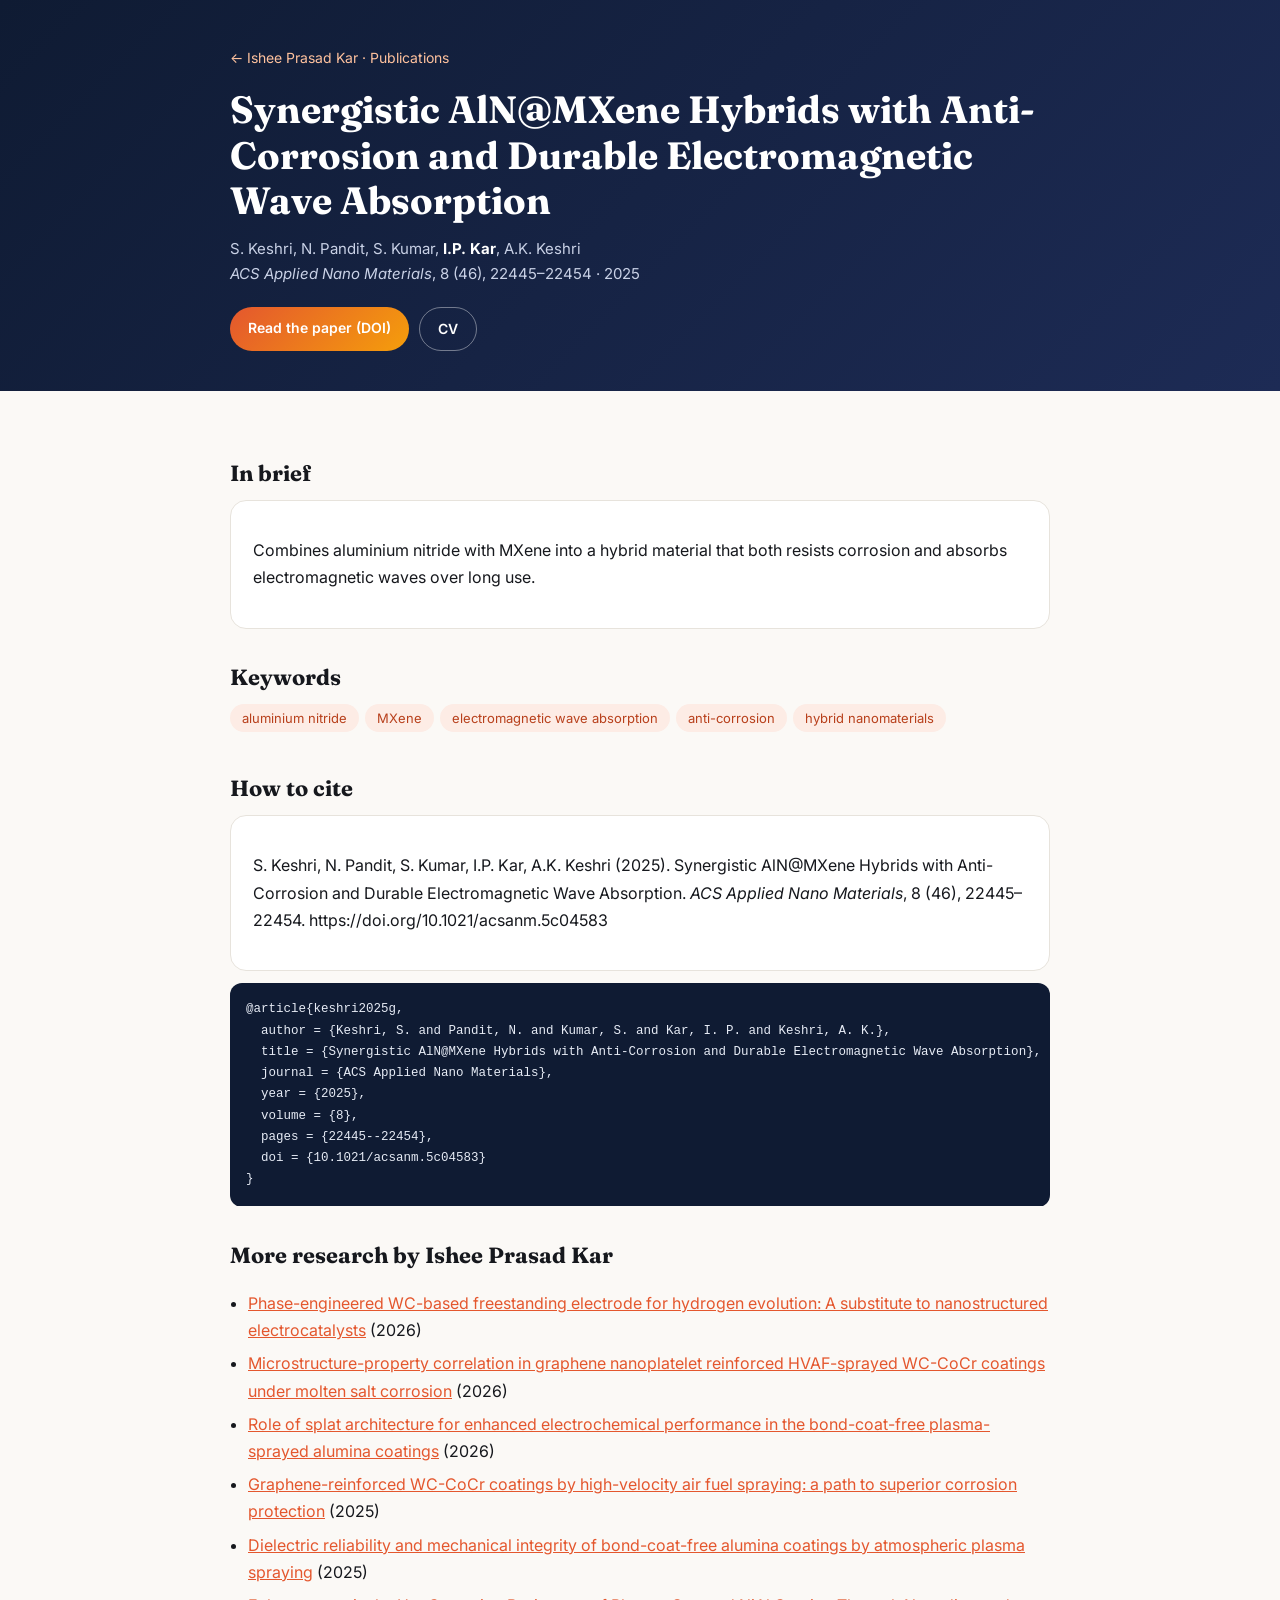
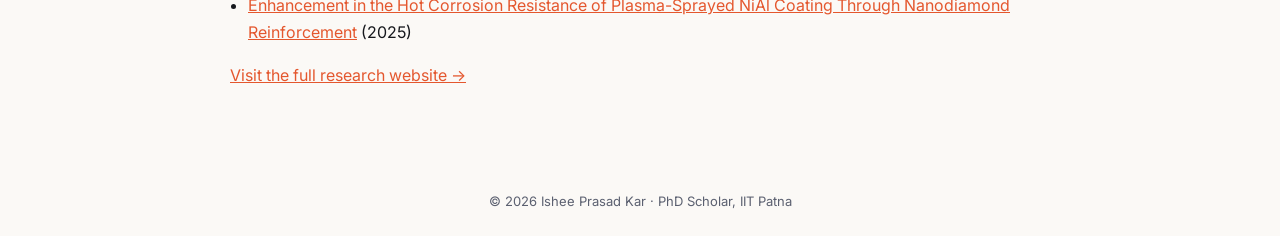
<file: acsanm-2025-aln-mxene-electromagnetic-absorption.html>
<!DOCTYPE html>
<html lang="en"><head><meta charset="UTF-8"><meta name="viewport" content="width=device-width, initial-scale=1">
<title>Synergistic AlN@MXene Hybrids with Anti-Corrosion and Durable Electromagnetic Wave Absorption | Ishee Prasad Kar</title>
<meta name="description" content="Combines aluminium nitride with MXene into a hybrid material that both resists corrosion and absorbs electromagnetic waves over long use.">
<meta name="keywords" content="aluminium nitride, MXene, electromagnetic wave absorption, anti-corrosion, hybrid nanomaterials, Ishee Prasad Kar, IIT Patna">
<link rel="canonical" href="https://isheeprasadkar.github.io/acsanm-2025-aln-mxene-electromagnetic-absorption.html">
<link href="https://fonts.googleapis.com/css2?family=Fraunces:opsz,wght@9..144,600&family=Inter:wght@400;600&display=swap" rel="stylesheet">
<link rel="stylesheet" href="paper.css">
<script type="application/ld+json">{"@context": "https://schema.org", "@type": "ScholarlyArticle", "headline": "Synergistic AlN@MXene Hybrids with Anti-Corrosion and Durable Electromagnetic Wave Absorption", "datePublished": "2025", "author": [{"@type": "Person", "name": "S. Keshri"}, {"@type": "Person", "name": "N. Pandit"}, {"@type": "Person", "name": "S. Kumar"}, {"@type": "Person", "name": "I.P. Kar"}, {"@type": "Person", "name": "A.K. Keshri"}], "isPartOf": {"@type": "Periodical", "name": "ACS Applied Nano Materials"}, "keywords": "aluminium nitride, MXene, electromagnetic wave absorption, anti-corrosion, hybrid nanomaterials", "url": "https://isheeprasadkar.github.io/acsanm-2025-aln-mxene-electromagnetic-absorption.html", "sameAs": "https://doi.org/10.1021/acsanm.5c04583"}</script>
</head><body>
<header><div class="w"><a href="index.html#publications">← Ishee Prasad Kar · Publications</a>
<h1>Synergistic AlN@MXene Hybrids with Anti-Corrosion and Durable Electromagnetic Wave Absorption</h1>
<div class="meta">S. Keshri, N. Pandit, S. Kumar, <b>I.P. Kar</b>, A.K. Keshri<br><i>ACS Applied Nano Materials</i>, 8 (46), 22445–22454 · 2025</div>
<div class="btns"><a class="btn" href="https://doi.org/10.1021/acsanm.5c04583" target="_blank" rel="noopener">Read the paper (DOI)</a><a class="btn o" href="cv.html">CV</a></div></div></header>
<main class="w">
<h2>In brief</h2><div class="box"><p>Combines aluminium nitride with MXene into a hybrid material that both resists corrosion and absorbs electromagnetic waves over long use.</p></div>
<h2>Keywords</h2><div class="kw"><span>aluminium nitride</span><span>MXene</span><span>electromagnetic wave absorption</span><span>anti-corrosion</span><span>hybrid nanomaterials</span></div>
<h2>How to cite</h2><div class="box"><p>S. Keshri, N. Pandit, S. Kumar, I.P. Kar, A.K. Keshri (2025). Synergistic AlN@MXene Hybrids with Anti-Corrosion and Durable Electromagnetic Wave Absorption. <i>ACS Applied Nano Materials</i>, 8 (46), 22445–22454. https://doi.org/10.1021/acsanm.5c04583</p></div>
<pre>@article{keshri2025g,
  author = {Keshri, S. and Pandit, N. and Kumar, S. and Kar, I. P. and Keshri, A. K.},
  title = {Synergistic AlN@MXene Hybrids with Anti-Corrosion and Durable Electromagnetic Wave Absorption},
  journal = {ACS Applied Nano Materials},
  year = {2025},
  volume = {8},
  pages = {22445--22454},
  doi = {10.1021/acsanm.5c04583}
}</pre>
<h2>More research by Ishee Prasad Kar</h2><ul class="rel"><li><a href="ijhe-2026-wc-freestanding-electrode-hydrogen-evolution.html">Phase-engineered WC-based freestanding electrode for hydrogen evolution: A substitute to nanostructured electrocatalysts</a> (2026)</li><li><a href="ijrmhm-2026-graphene-wc-cocr-molten-salt-corrosion.html">Microstructure-property correlation in graphene nanoplatelet reinforced HVAF-sprayed WC-CoCr coatings under molten salt corrosion</a> (2026)</li><li><a href="mrb-2026-alumina-splat-architecture-electrochemical.html">Role of splat architecture for enhanced electrochemical performance in the bond-coat-free plasma-sprayed alumina coatings</a> (2026)</li><li><a href="jtst-2025-graphene-wc-cocr-hvaf-corrosion.html">Graphene-reinforced WC-CoCr coatings by high-velocity air fuel spraying: a path to superior corrosion protection</a> (2025)</li><li><a href="ceramint-2025-alumina-coating-dielectric-reliability.html">Dielectric reliability and mechanical integrity of bond-coat-free alumina coatings by atmospheric plasma spraying</a> (2025)</li><li><a href="mmta-2025-nial-nanodiamond-hot-corrosion.html">Enhancement in the Hot Corrosion Resistance of Plasma-Sprayed NiAl Coating Through Nanodiamond Reinforcement</a> (2025)</li></ul>
<p><a href="index.html">Visit the full research website →</a></p>
</main><footer>© 2026 Ishee Prasad Kar · PhD Scholar, IIT Patna</footer>
</body></html>
</file>
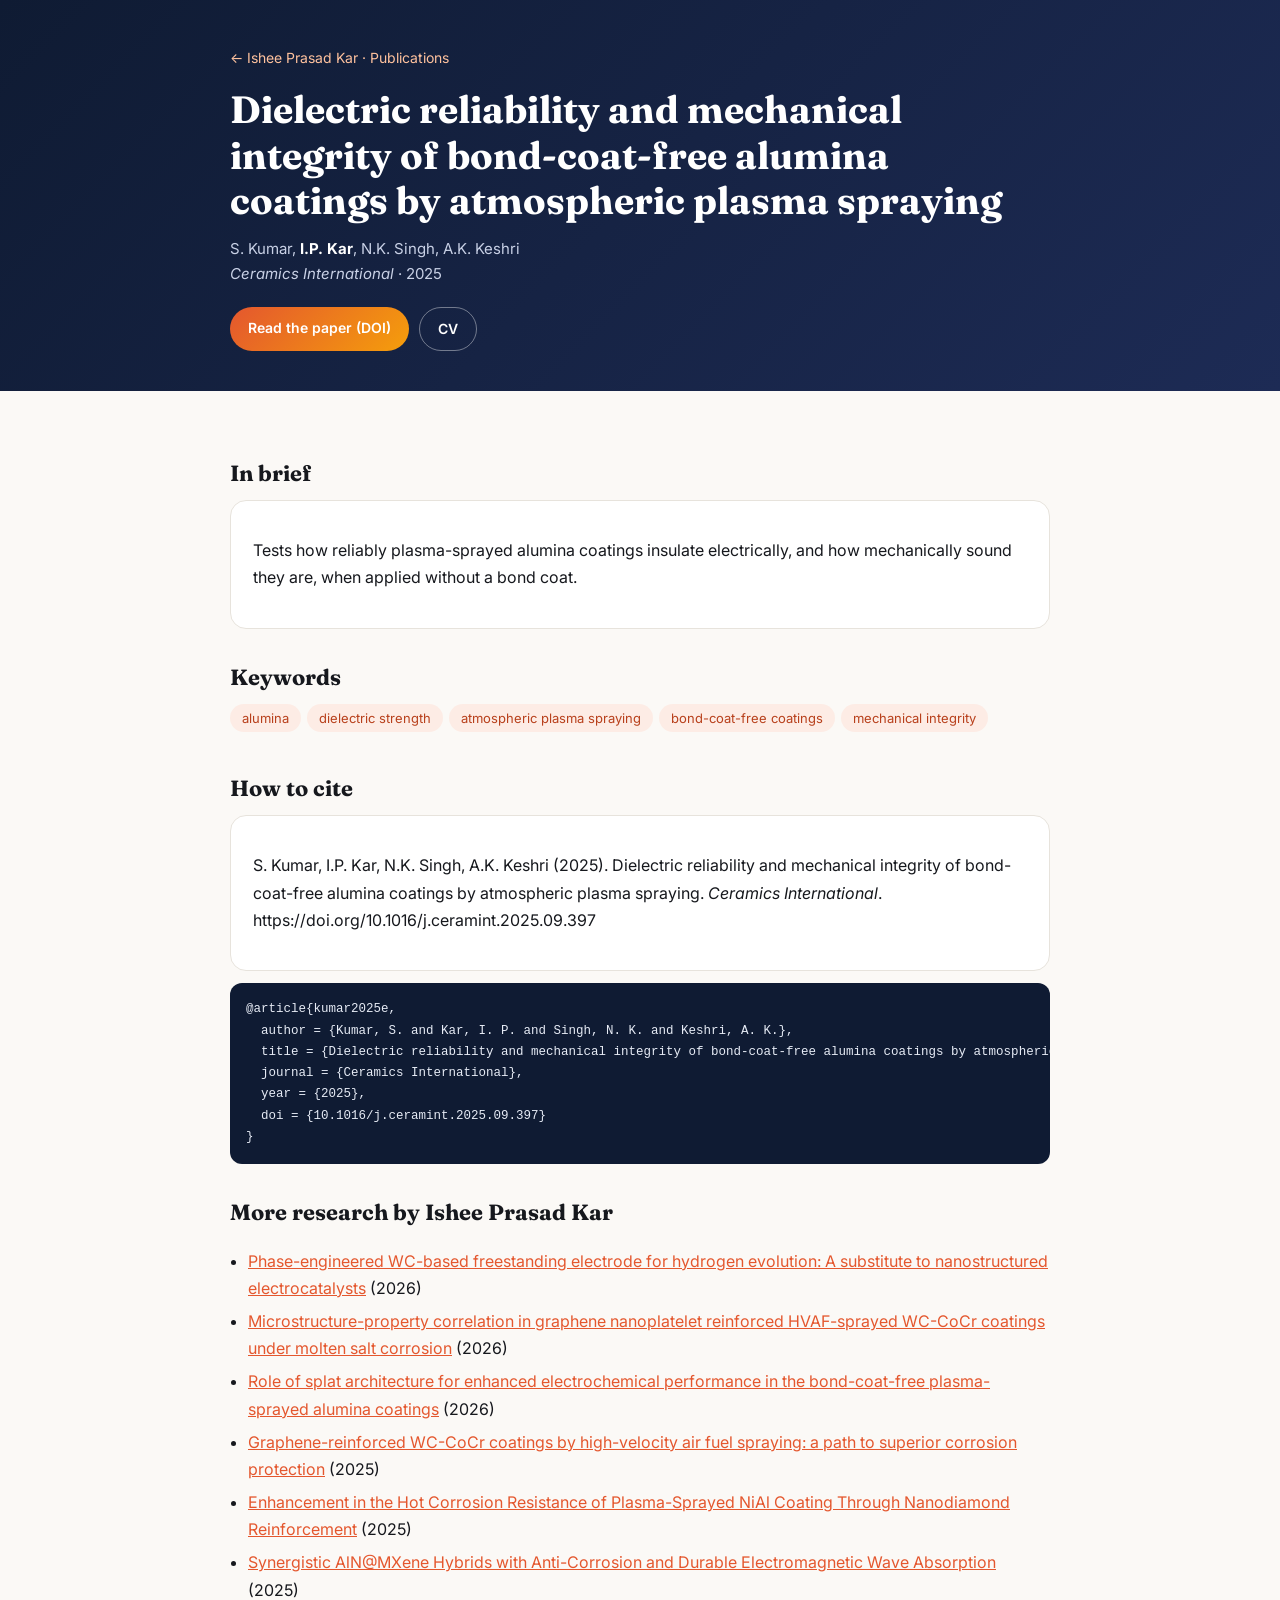
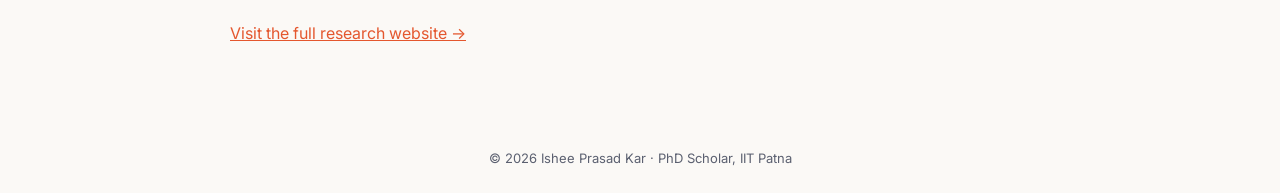
<file: ceramint-2025-alumina-coating-dielectric-reliability.html>
<!DOCTYPE html>
<html lang="en"><head><meta charset="UTF-8"><meta name="viewport" content="width=device-width, initial-scale=1">
<title>Dielectric reliability and mechanical integrity of bond-coat-free alumina coatings by atmospheric plasma spraying | Ishee Prasad Kar</title>
<meta name="description" content="Tests how reliably plasma-sprayed alumina coatings insulate electrically, and how mechanically sound they are, when applied without a bond coat.">
<meta name="keywords" content="alumina, dielectric strength, atmospheric plasma spraying, bond-coat-free coatings, mechanical integrity, Ishee Prasad Kar, IIT Patna">
<link rel="canonical" href="https://isheeprasadkar.github.io/ceramint-2025-alumina-coating-dielectric-reliability.html">
<link href="https://fonts.googleapis.com/css2?family=Fraunces:opsz,wght@9..144,600&family=Inter:wght@400;600&display=swap" rel="stylesheet">
<link rel="stylesheet" href="paper.css">
<script type="application/ld+json">{"@context": "https://schema.org", "@type": "ScholarlyArticle", "headline": "Dielectric reliability and mechanical integrity of bond-coat-free alumina coatings by atmospheric plasma spraying", "datePublished": "2025", "author": [{"@type": "Person", "name": "S. Kumar"}, {"@type": "Person", "name": "I.P. Kar"}, {"@type": "Person", "name": "N.K. Singh"}, {"@type": "Person", "name": "A.K. Keshri"}], "isPartOf": {"@type": "Periodical", "name": "Ceramics International"}, "keywords": "alumina, dielectric strength, atmospheric plasma spraying, bond-coat-free coatings, mechanical integrity", "url": "https://isheeprasadkar.github.io/ceramint-2025-alumina-coating-dielectric-reliability.html", "sameAs": "https://doi.org/10.1016/j.ceramint.2025.09.397"}</script>
</head><body>
<header><div class="w"><a href="index.html#publications">← Ishee Prasad Kar · Publications</a>
<h1>Dielectric reliability and mechanical integrity of bond-coat-free alumina coatings by atmospheric plasma spraying</h1>
<div class="meta">S. Kumar, <b>I.P. Kar</b>, N.K. Singh, A.K. Keshri<br><i>Ceramics International</i> · 2025</div>
<div class="btns"><a class="btn" href="https://doi.org/10.1016/j.ceramint.2025.09.397" target="_blank" rel="noopener">Read the paper (DOI)</a><a class="btn o" href="cv.html">CV</a></div></div></header>
<main class="w">
<h2>In brief</h2><div class="box"><p>Tests how reliably plasma-sprayed alumina coatings insulate electrically, and how mechanically sound they are, when applied without a bond coat.</p></div>
<h2>Keywords</h2><div class="kw"><span>alumina</span><span>dielectric strength</span><span>atmospheric plasma spraying</span><span>bond-coat-free coatings</span><span>mechanical integrity</span></div>
<h2>How to cite</h2><div class="box"><p>S. Kumar, I.P. Kar, N.K. Singh, A.K. Keshri (2025). Dielectric reliability and mechanical integrity of bond-coat-free alumina coatings by atmospheric plasma spraying. <i>Ceramics International</i>. https://doi.org/10.1016/j.ceramint.2025.09.397</p></div>
<pre>@article{kumar2025e,
  author = {Kumar, S. and Kar, I. P. and Singh, N. K. and Keshri, A. K.},
  title = {Dielectric reliability and mechanical integrity of bond-coat-free alumina coatings by atmospheric plasma spraying},
  journal = {Ceramics International},
  year = {2025},
  doi = {10.1016/j.ceramint.2025.09.397}
}</pre>
<h2>More research by Ishee Prasad Kar</h2><ul class="rel"><li><a href="ijhe-2026-wc-freestanding-electrode-hydrogen-evolution.html">Phase-engineered WC-based freestanding electrode for hydrogen evolution: A substitute to nanostructured electrocatalysts</a> (2026)</li><li><a href="ijrmhm-2026-graphene-wc-cocr-molten-salt-corrosion.html">Microstructure-property correlation in graphene nanoplatelet reinforced HVAF-sprayed WC-CoCr coatings under molten salt corrosion</a> (2026)</li><li><a href="mrb-2026-alumina-splat-architecture-electrochemical.html">Role of splat architecture for enhanced electrochemical performance in the bond-coat-free plasma-sprayed alumina coatings</a> (2026)</li><li><a href="jtst-2025-graphene-wc-cocr-hvaf-corrosion.html">Graphene-reinforced WC-CoCr coatings by high-velocity air fuel spraying: a path to superior corrosion protection</a> (2025)</li><li><a href="mmta-2025-nial-nanodiamond-hot-corrosion.html">Enhancement in the Hot Corrosion Resistance of Plasma-Sprayed NiAl Coating Through Nanodiamond Reinforcement</a> (2025)</li><li><a href="acsanm-2025-aln-mxene-electromagnetic-absorption.html">Synergistic AlN@MXene Hybrids with Anti-Corrosion and Durable Electromagnetic Wave Absorption</a> (2025)</li></ul>
<p><a href="index.html">Visit the full research website →</a></p>
</main><footer>© 2026 Ishee Prasad Kar · PhD Scholar, IIT Patna</footer>
</body></html>
</file>
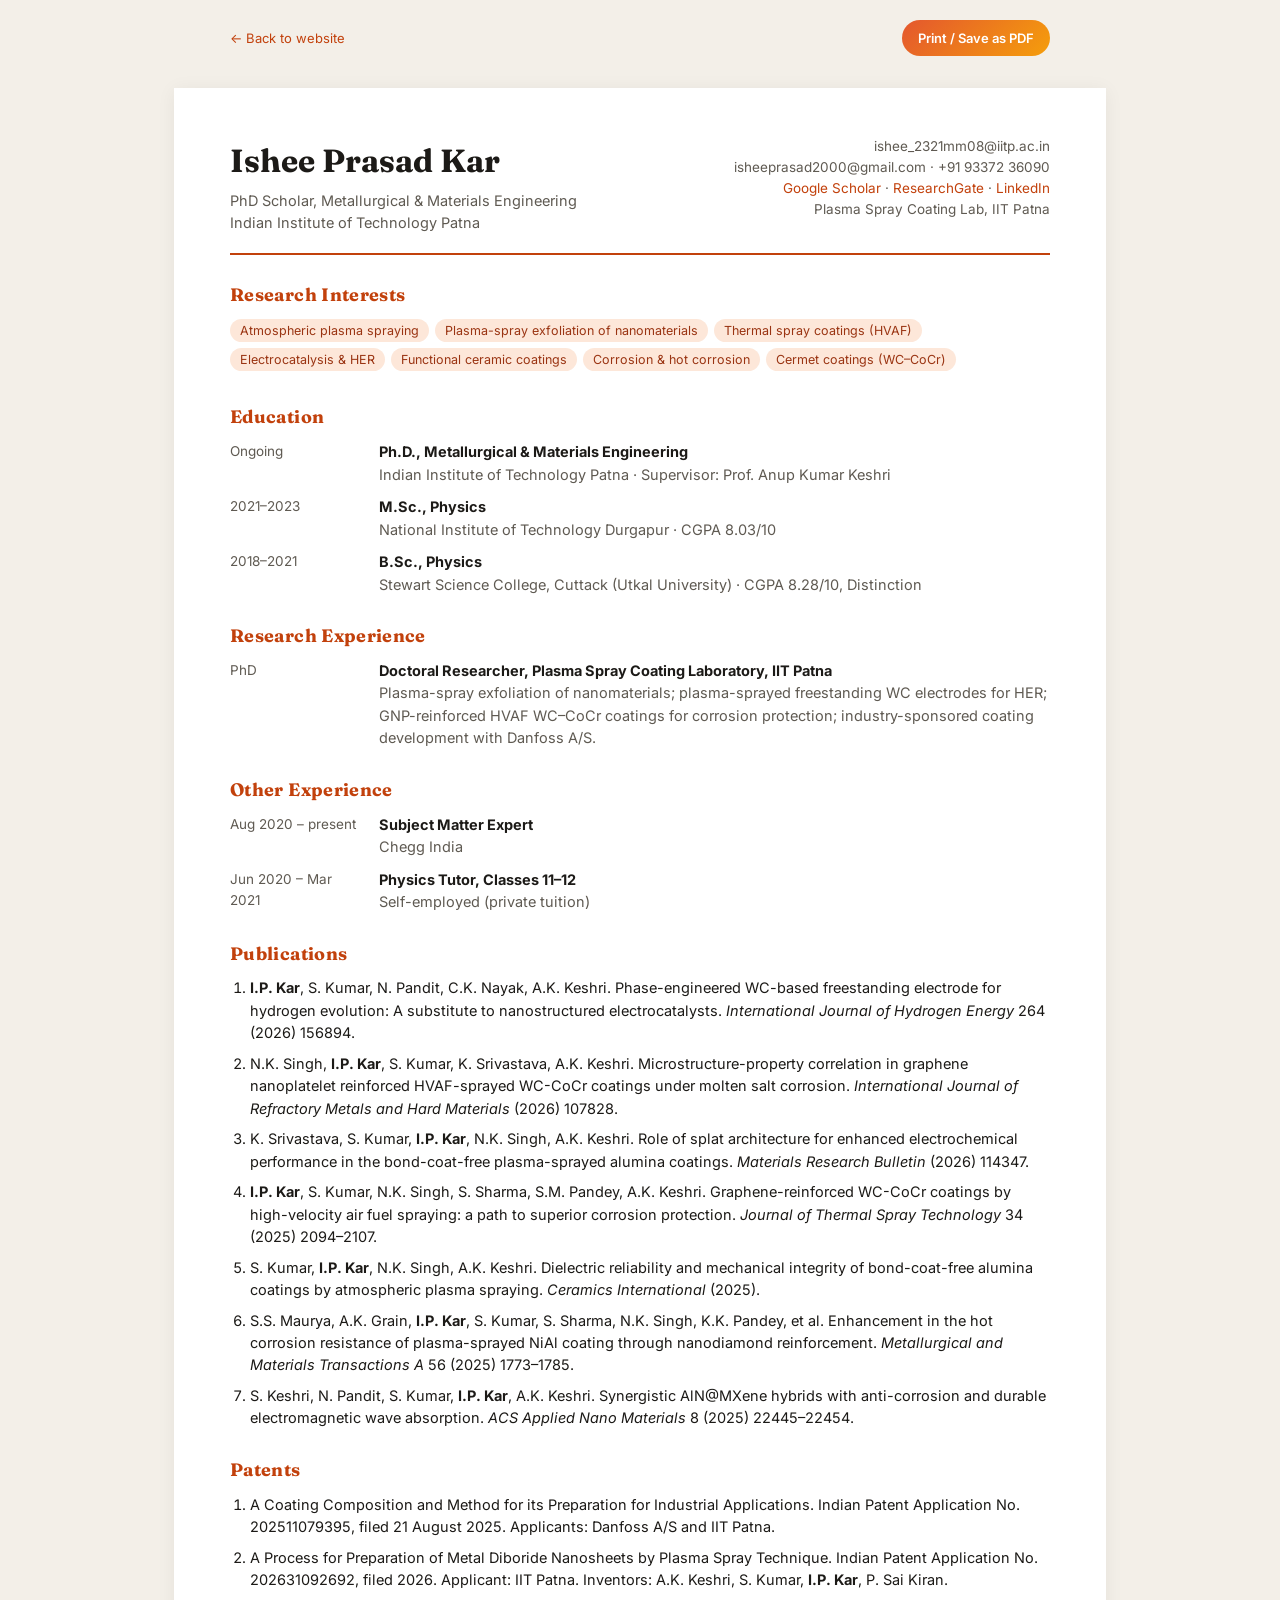
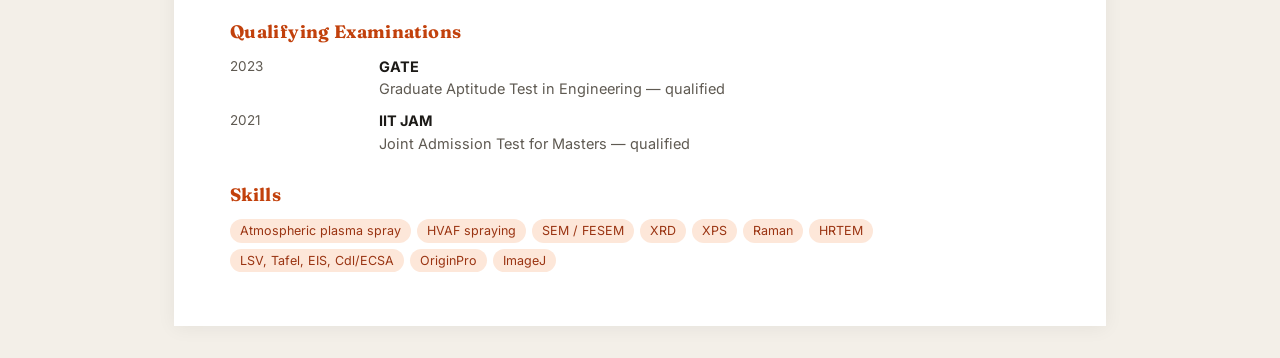
<file: cv.html>
<!DOCTYPE html>
<html lang="en">
<head>
<meta charset="UTF-8">
<meta name="viewport" content="width=device-width, initial-scale=1">
<title>CV — Ishee Prasad Kar</title>
<link href="https://fonts.googleapis.com/css2?family=Fraunces:opsz,wght@9..144,600&family=Inter:wght@400;500;600&display=swap" rel="stylesheet">
<style>
  body{font-family:Inter,system-ui,sans-serif;color:#1c1a17;background:#f3efe8;margin:0;line-height:1.55;font-size:14.5px}
  .page{max-width:820px;margin:32px auto;background:#fff;padding:48px 56px;box-shadow:0 2px 18px rgba(0,0,0,.06)}
  @media(max-width:700px){.page{padding:28px 22px;margin:0}}
  header{display:flex;justify-content:space-between;gap:24px;border-bottom:2px solid #c2410c;padding-bottom:18px;margin-bottom:22px;flex-wrap:wrap}
  h1{font-family:Fraunces,serif;font-size:32px;margin:0 0 4px}
  .role{color:#5f5a52}
  .contact{text-align:right;font-size:13.5px;color:#5f5a52}
  .contact a{color:#c2410c;text-decoration:none}
  h2{font-family:Fraunces,serif;font-size:18px;color:#c2410c;margin:26px 0 10px;letter-spacing:.02em}
  .row{display:grid;grid-template-columns:135px 1fr;gap:14px;margin-bottom:10px}
  .when{color:#5f5a52;font-size:13.5px}
  .what b{display:block}
  .what span{color:#5f5a52}
  ol{padding-left:20px;margin:0}
  ol li{margin-bottom:8px}
  .chips span{display:inline-block;background:#fde7d9;color:#9a3412;border-radius:999px;padding:2px 10px;font-size:12.5px;margin:0 6px 6px 0}
  .back{max-width:820px;margin:20px auto 0;font-size:13px}
  @media print{@page{margin:14mm}body{background:#fff;font-size:12.5px}.page{box-shadow:none;margin:0;padding:0}.back{display:none!important}h2{break-after:avoid}.row,li{break-inside:avoid}}
</style>
</head>
<body>
<div class="back" style="display:flex;justify-content:space-between;align-items:center"><a href="index.html" style="color:#c2410c;text-decoration:none">← Back to website</a><button onclick="window.print()" style="font:inherit;font-size:13px;font-weight:600;padding:8px 16px;border-radius:999px;border:0;background:linear-gradient(135deg,#e4572e,#f59e0b);color:#fff;cursor:pointer">Print / Save as PDF</button></div>
<div class="page">
  <header>
    <div>
      <h1>Ishee Prasad Kar</h1>
      <div class="role">PhD Scholar, Metallurgical &amp; Materials Engineering<br>Indian Institute of Technology Patna</div>
    </div>
    <div class="contact">
      ishee_2321mm08@iitp.ac.in<br>
      isheeprasad2000@gmail.com · +91 93372 36090<br>
      <a href="https://scholar.google.com/citations?user=07AOJJEAAAAJ&hl=en" target="_blank" rel="noopener">Google Scholar</a> · <a href="https://www.researchgate.net/profile/Ishee-Kar" target="_blank" rel="noopener">ResearchGate</a> · <a href="https://in.linkedin.com/in/ishee-prasad-kar-3a71bb1b0" target="_blank" rel="noopener">LinkedIn</a><br>
      Plasma Spray Coating Lab, IIT Patna
    </div>
  </header>

  <h2>Research Interests</h2>
  <div class="chips"><span>Atmospheric plasma spraying</span><span>Plasma-spray exfoliation of nanomaterials</span><span>Thermal spray coatings (HVAF)</span><span>Electrocatalysis &amp; HER</span><span>Functional ceramic coatings</span><span>Corrosion &amp; hot corrosion</span><span>Cermet coatings (WC–CoCr)</span></div>

  <h2>Education</h2>
  <div class="row"><div class="when">Ongoing</div><div class="what"><b>Ph.D., Metallurgical &amp; Materials Engineering</b><span>Indian Institute of Technology Patna · Supervisor: Prof. Anup Kumar Keshri</span></div></div>
  <div class="row"><div class="when">2021–2023</div><div class="what"><b>M.Sc., Physics</b><span>National Institute of Technology Durgapur · CGPA 8.03/10</span></div></div>
  <div class="row"><div class="when">2018–2021</div><div class="what"><b>B.Sc., Physics</b><span>Stewart Science College, Cuttack (Utkal University) · CGPA 8.28/10, Distinction</span></div></div>

  <h2>Research Experience</h2>
  <div class="row"><div class="when">PhD</div><div class="what"><b>Doctoral Researcher, Plasma Spray Coating Laboratory, IIT Patna</b><span>Plasma-spray exfoliation of nanomaterials; plasma-sprayed freestanding WC electrodes for HER; GNP-reinforced HVAF WC–CoCr coatings for corrosion protection; industry-sponsored coating development with Danfoss A/S.</span></div></div>

  <h2>Other Experience</h2>
  <div class="row"><div class="when">Aug 2020 – present</div><div class="what"><b>Subject Matter Expert</b><span>Chegg India</span></div></div>
  <div class="row"><div class="when">Jun 2020 – Mar 2021</div><div class="what"><b>Physics Tutor, Classes 11–12</b><span>Self-employed (private tuition)</span></div></div>

  <h2>Publications</h2>
  <ol>
    <li><b>I.P. Kar</b>, S. Kumar, N. Pandit, C.K. Nayak, A.K. Keshri. Phase-engineered WC-based freestanding electrode for hydrogen evolution: A substitute to nanostructured electrocatalysts. <i>International Journal of Hydrogen Energy</i> 264 (2026) 156894.</li>
    <li>N.K. Singh, <b>I.P. Kar</b>, S. Kumar, K. Srivastava, A.K. Keshri. Microstructure-property correlation in graphene nanoplatelet reinforced HVAF-sprayed WC-CoCr coatings under molten salt corrosion. <i>International Journal of Refractory Metals and Hard Materials</i> (2026) 107828.</li>
    <li>K. Srivastava, S. Kumar, <b>I.P. Kar</b>, N.K. Singh, A.K. Keshri. Role of splat architecture for enhanced electrochemical performance in the bond-coat-free plasma-sprayed alumina coatings. <i>Materials Research Bulletin</i> (2026) 114347.</li>
    <li><b>I.P. Kar</b>, S. Kumar, N.K. Singh, S. Sharma, S.M. Pandey, A.K. Keshri. Graphene-reinforced WC-CoCr coatings by high-velocity air fuel spraying: a path to superior corrosion protection. <i>Journal of Thermal Spray Technology</i> 34 (2025) 2094–2107.</li>
    <li>S. Kumar, <b>I.P. Kar</b>, N.K. Singh, A.K. Keshri. Dielectric reliability and mechanical integrity of bond-coat-free alumina coatings by atmospheric plasma spraying. <i>Ceramics International</i> (2025).</li>
    <li>S.S. Maurya, A.K. Grain, <b>I.P. Kar</b>, S. Kumar, S. Sharma, N.K. Singh, K.K. Pandey, et al. Enhancement in the hot corrosion resistance of plasma-sprayed NiAl coating through nanodiamond reinforcement. <i>Metallurgical and Materials Transactions A</i> 56 (2025) 1773–1785.</li>
    <li>S. Keshri, N. Pandit, S. Kumar, <b>I.P. Kar</b>, A.K. Keshri. Synergistic AlN@MXene hybrids with anti-corrosion and durable electromagnetic wave absorption. <i>ACS Applied Nano Materials</i> 8 (2025) 22445–22454.</li>
  </ol>

  <h2>Patents</h2>
  <ol>
    <li>A Coating Composition and Method for its Preparation for Industrial Applications. Indian Patent Application No. 202511079395, filed 21 August 2025. Applicants: Danfoss A/S and IIT Patna.</li>
    <li>A Process for Preparation of Metal Diboride Nanosheets by Plasma Spray Technique. Indian Patent Application No. 202631092692, filed 2026. Applicant: IIT Patna. Inventors: A.K. Keshri, S. Kumar, <b>I.P. Kar</b>, P. Sai Kiran.</li>
  </ol>

  <h2>Qualifying Examinations</h2>
  <div class="row"><div class="when">2023</div><div class="what"><b>GATE</b><span>Graduate Aptitude Test in Engineering — qualified</span></div></div>
  <div class="row"><div class="when">2021</div><div class="what"><b>IIT JAM</b><span>Joint Admission Test for Masters — qualified</span></div></div>

  <h2>Skills</h2>
  <div class="chips"><span>Atmospheric plasma spray</span><span>HVAF spraying</span><span>SEM / FESEM</span><span>XRD</span><span>XPS</span><span>Raman</span><span>HRTEM</span><span>LSV, Tafel, EIS, Cdl/ECSA</span><span>OriginPro</span><span>ImageJ</span></div>
</div>
</body>
</html>
</file>
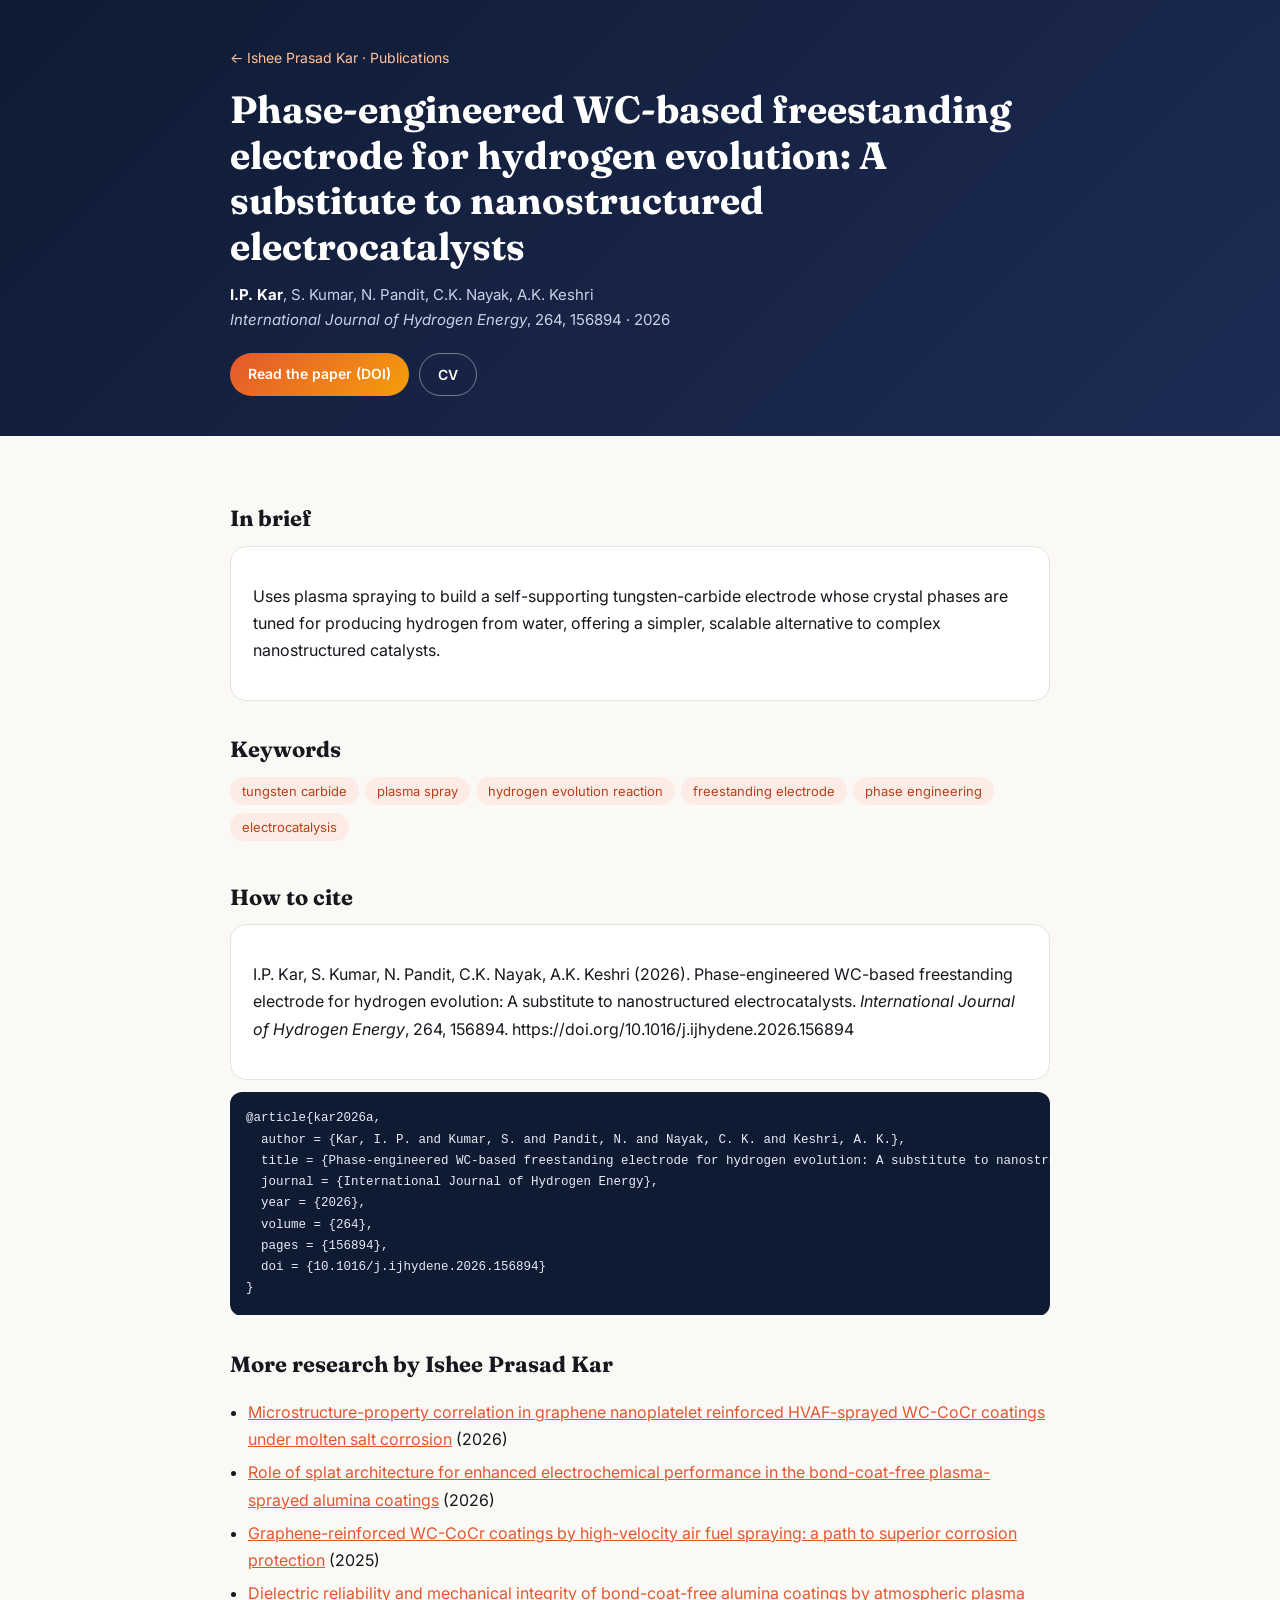
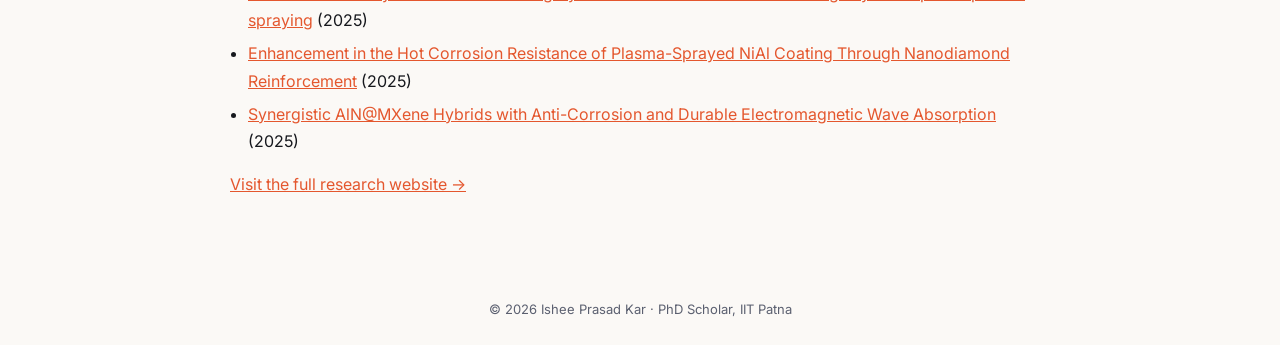
<file: ijhe-2026-wc-freestanding-electrode-hydrogen-evolution.html>
<!DOCTYPE html>
<html lang="en"><head><meta charset="UTF-8"><meta name="viewport" content="width=device-width, initial-scale=1">
<title>Phase-engineered WC-based freestanding electrode for hydrogen evolution: A substitute to nanostructured electrocatalysts | Ishee Prasad Kar</title>
<meta name="description" content="Uses plasma spraying to build a self-supporting tungsten-carbide electrode whose crystal phases are tuned for producing hydrogen from water, offering a simpler, scalable alternative to complex nanostructured catalysts.">
<meta name="keywords" content="tungsten carbide, plasma spray, hydrogen evolution reaction, freestanding electrode, phase engineering, electrocatalysis, Ishee Prasad Kar, IIT Patna">
<link rel="canonical" href="https://isheeprasadkar.github.io/ijhe-2026-wc-freestanding-electrode-hydrogen-evolution.html">
<link href="https://fonts.googleapis.com/css2?family=Fraunces:opsz,wght@9..144,600&family=Inter:wght@400;600&display=swap" rel="stylesheet">
<link rel="stylesheet" href="paper.css">
<script type="application/ld+json">{"@context": "https://schema.org", "@type": "ScholarlyArticle", "headline": "Phase-engineered WC-based freestanding electrode for hydrogen evolution: A substitute to nanostructured electrocatalysts", "datePublished": "2026", "author": [{"@type": "Person", "name": "I.P. Kar"}, {"@type": "Person", "name": "S. Kumar"}, {"@type": "Person", "name": "N. Pandit"}, {"@type": "Person", "name": "C.K. Nayak"}, {"@type": "Person", "name": "A.K. Keshri"}], "isPartOf": {"@type": "Periodical", "name": "International Journal of Hydrogen Energy"}, "keywords": "tungsten carbide, plasma spray, hydrogen evolution reaction, freestanding electrode, phase engineering, electrocatalysis", "url": "https://isheeprasadkar.github.io/ijhe-2026-wc-freestanding-electrode-hydrogen-evolution.html", "sameAs": "https://doi.org/10.1016/j.ijhydene.2026.156894"}</script>
</head><body>
<header><div class="w"><a href="index.html#publications">← Ishee Prasad Kar · Publications</a>
<h1>Phase-engineered WC-based freestanding electrode for hydrogen evolution: A substitute to nanostructured electrocatalysts</h1>
<div class="meta"><b>I.P. Kar</b>, S. Kumar, N. Pandit, C.K. Nayak, A.K. Keshri<br><i>International Journal of Hydrogen Energy</i>, 264, 156894 · 2026</div>
<div class="btns"><a class="btn" href="https://doi.org/10.1016/j.ijhydene.2026.156894" target="_blank" rel="noopener">Read the paper (DOI)</a><a class="btn o" href="cv.html">CV</a></div></div></header>
<main class="w">
<h2>In brief</h2><div class="box"><p>Uses plasma spraying to build a self-supporting tungsten-carbide electrode whose crystal phases are tuned for producing hydrogen from water, offering a simpler, scalable alternative to complex nanostructured catalysts.</p></div>
<h2>Keywords</h2><div class="kw"><span>tungsten carbide</span><span>plasma spray</span><span>hydrogen evolution reaction</span><span>freestanding electrode</span><span>phase engineering</span><span>electrocatalysis</span></div>
<h2>How to cite</h2><div class="box"><p>I.P. Kar, S. Kumar, N. Pandit, C.K. Nayak, A.K. Keshri (2026). Phase-engineered WC-based freestanding electrode for hydrogen evolution: A substitute to nanostructured electrocatalysts. <i>International Journal of Hydrogen Energy</i>, 264, 156894. https://doi.org/10.1016/j.ijhydene.2026.156894</p></div>
<pre>@article{kar2026a,
  author = {Kar, I. P. and Kumar, S. and Pandit, N. and Nayak, C. K. and Keshri, A. K.},
  title = {Phase-engineered WC-based freestanding electrode for hydrogen evolution: A substitute to nanostructured electrocatalysts},
  journal = {International Journal of Hydrogen Energy},
  year = {2026},
  volume = {264},
  pages = {156894},
  doi = {10.1016/j.ijhydene.2026.156894}
}</pre>
<h2>More research by Ishee Prasad Kar</h2><ul class="rel"><li><a href="ijrmhm-2026-graphene-wc-cocr-molten-salt-corrosion.html">Microstructure-property correlation in graphene nanoplatelet reinforced HVAF-sprayed WC-CoCr coatings under molten salt corrosion</a> (2026)</li><li><a href="mrb-2026-alumina-splat-architecture-electrochemical.html">Role of splat architecture for enhanced electrochemical performance in the bond-coat-free plasma-sprayed alumina coatings</a> (2026)</li><li><a href="jtst-2025-graphene-wc-cocr-hvaf-corrosion.html">Graphene-reinforced WC-CoCr coatings by high-velocity air fuel spraying: a path to superior corrosion protection</a> (2025)</li><li><a href="ceramint-2025-alumina-coating-dielectric-reliability.html">Dielectric reliability and mechanical integrity of bond-coat-free alumina coatings by atmospheric plasma spraying</a> (2025)</li><li><a href="mmta-2025-nial-nanodiamond-hot-corrosion.html">Enhancement in the Hot Corrosion Resistance of Plasma-Sprayed NiAl Coating Through Nanodiamond Reinforcement</a> (2025)</li><li><a href="acsanm-2025-aln-mxene-electromagnetic-absorption.html">Synergistic AlN@MXene Hybrids with Anti-Corrosion and Durable Electromagnetic Wave Absorption</a> (2025)</li></ul>
<p><a href="index.html">Visit the full research website →</a></p>
</main><footer>© 2026 Ishee Prasad Kar · PhD Scholar, IIT Patna</footer>
</body></html>
</file>
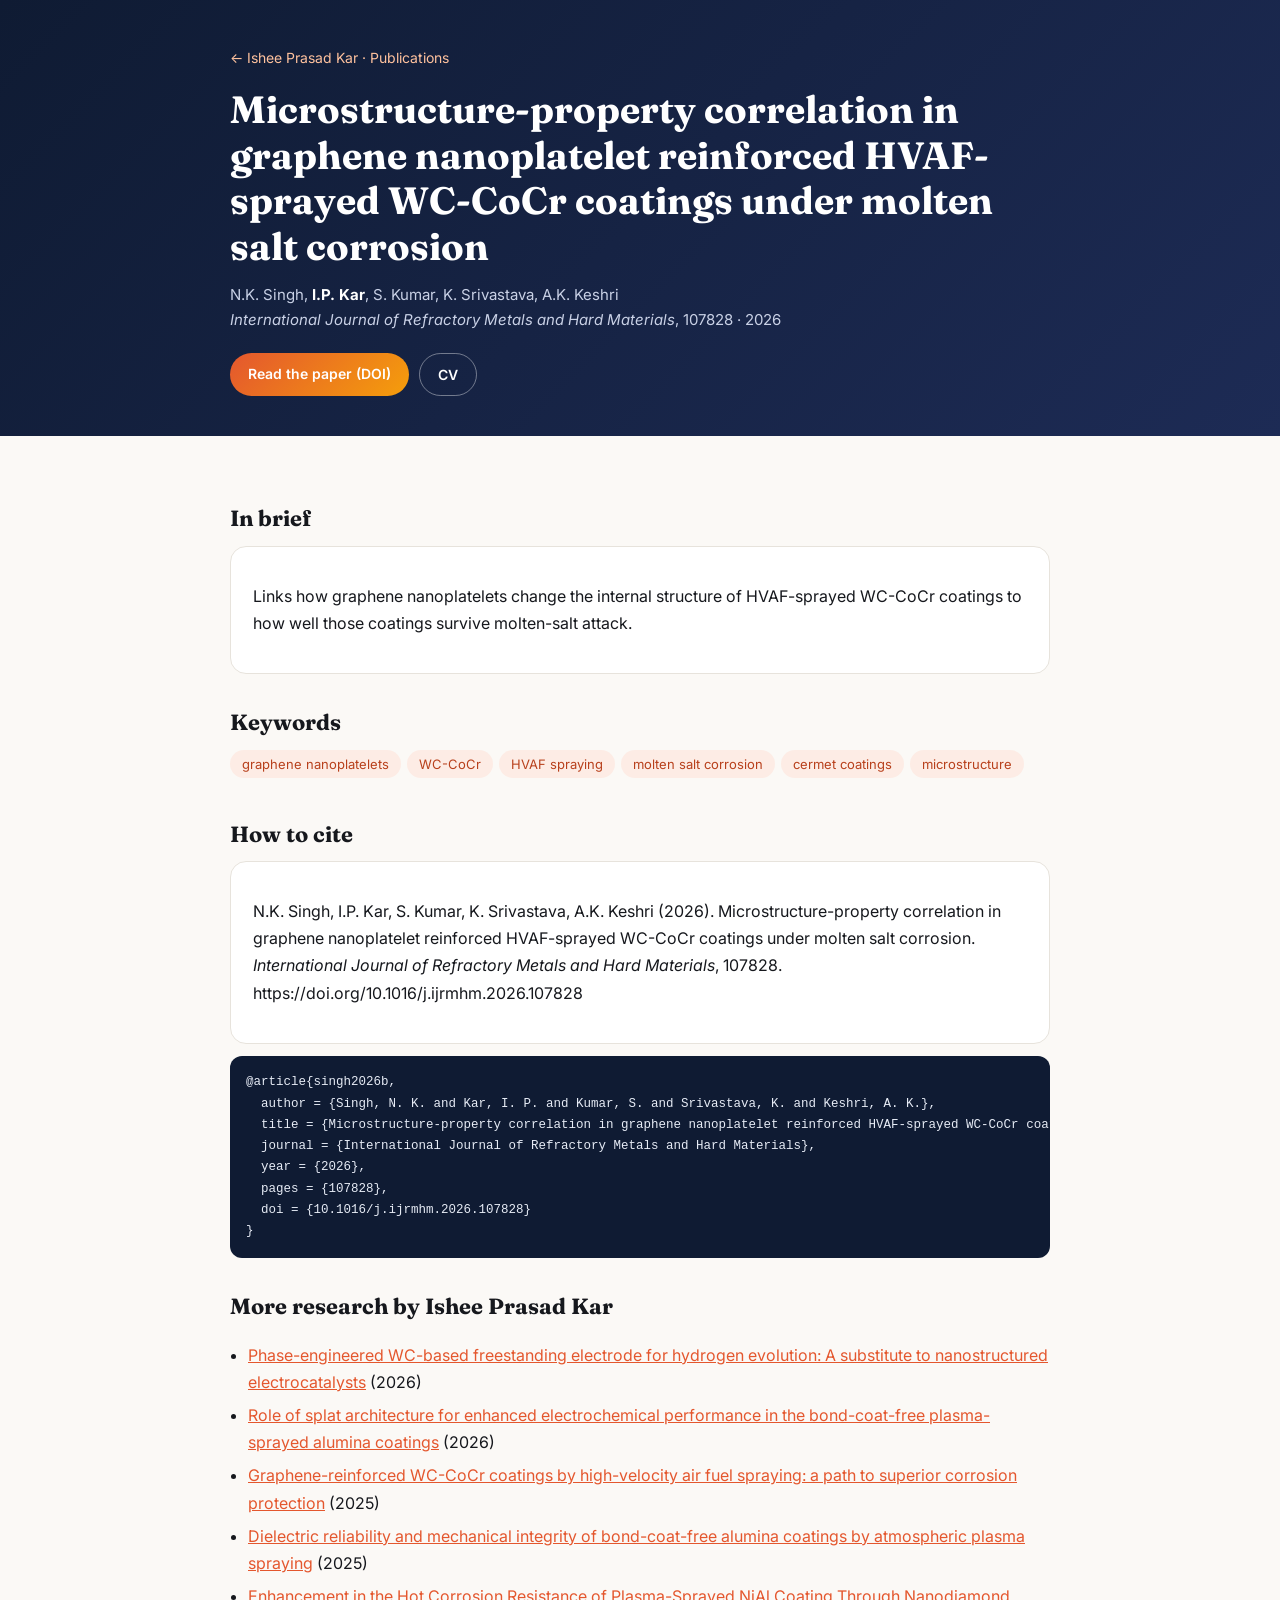
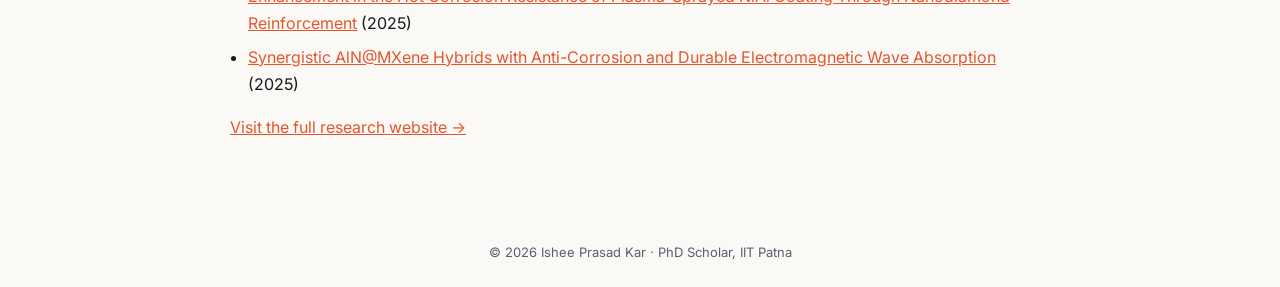
<file: ijrmhm-2026-graphene-wc-cocr-molten-salt-corrosion.html>
<!DOCTYPE html>
<html lang="en"><head><meta charset="UTF-8"><meta name="viewport" content="width=device-width, initial-scale=1">
<title>Microstructure-property correlation in graphene nanoplatelet reinforced HVAF-sprayed WC-CoCr coatings under molten salt corrosion | Ishee Prasad Kar</title>
<meta name="description" content="Links how graphene nanoplatelets change the internal structure of HVAF-sprayed WC-CoCr coatings to how well those coatings survive molten-salt attack.">
<meta name="keywords" content="graphene nanoplatelets, WC-CoCr, HVAF spraying, molten salt corrosion, cermet coatings, microstructure, Ishee Prasad Kar, IIT Patna">
<link rel="canonical" href="https://isheeprasadkar.github.io/ijrmhm-2026-graphene-wc-cocr-molten-salt-corrosion.html">
<link href="https://fonts.googleapis.com/css2?family=Fraunces:opsz,wght@9..144,600&family=Inter:wght@400;600&display=swap" rel="stylesheet">
<link rel="stylesheet" href="paper.css">
<script type="application/ld+json">{"@context": "https://schema.org", "@type": "ScholarlyArticle", "headline": "Microstructure-property correlation in graphene nanoplatelet reinforced HVAF-sprayed WC-CoCr coatings under molten salt corrosion", "datePublished": "2026", "author": [{"@type": "Person", "name": "N.K. Singh"}, {"@type": "Person", "name": "I.P. Kar"}, {"@type": "Person", "name": "S. Kumar"}, {"@type": "Person", "name": "K. Srivastava"}, {"@type": "Person", "name": "A.K. Keshri"}], "isPartOf": {"@type": "Periodical", "name": "International Journal of Refractory Metals and Hard Materials"}, "keywords": "graphene nanoplatelets, WC-CoCr, HVAF spraying, molten salt corrosion, cermet coatings, microstructure", "url": "https://isheeprasadkar.github.io/ijrmhm-2026-graphene-wc-cocr-molten-salt-corrosion.html", "sameAs": "https://doi.org/10.1016/j.ijrmhm.2026.107828"}</script>
</head><body>
<header><div class="w"><a href="index.html#publications">← Ishee Prasad Kar · Publications</a>
<h1>Microstructure-property correlation in graphene nanoplatelet reinforced HVAF-sprayed WC-CoCr coatings under molten salt corrosion</h1>
<div class="meta">N.K. Singh, <b>I.P. Kar</b>, S. Kumar, K. Srivastava, A.K. Keshri<br><i>International Journal of Refractory Metals and Hard Materials</i>, 107828 · 2026</div>
<div class="btns"><a class="btn" href="https://doi.org/10.1016/j.ijrmhm.2026.107828" target="_blank" rel="noopener">Read the paper (DOI)</a><a class="btn o" href="cv.html">CV</a></div></div></header>
<main class="w">
<h2>In brief</h2><div class="box"><p>Links how graphene nanoplatelets change the internal structure of HVAF-sprayed WC-CoCr coatings to how well those coatings survive molten-salt attack.</p></div>
<h2>Keywords</h2><div class="kw"><span>graphene nanoplatelets</span><span>WC-CoCr</span><span>HVAF spraying</span><span>molten salt corrosion</span><span>cermet coatings</span><span>microstructure</span></div>
<h2>How to cite</h2><div class="box"><p>N.K. Singh, I.P. Kar, S. Kumar, K. Srivastava, A.K. Keshri (2026). Microstructure-property correlation in graphene nanoplatelet reinforced HVAF-sprayed WC-CoCr coatings under molten salt corrosion. <i>International Journal of Refractory Metals and Hard Materials</i>, 107828. https://doi.org/10.1016/j.ijrmhm.2026.107828</p></div>
<pre>@article{singh2026b,
  author = {Singh, N. K. and Kar, I. P. and Kumar, S. and Srivastava, K. and Keshri, A. K.},
  title = {Microstructure-property correlation in graphene nanoplatelet reinforced HVAF-sprayed WC-CoCr coatings under molten salt corrosion},
  journal = {International Journal of Refractory Metals and Hard Materials},
  year = {2026},
  pages = {107828},
  doi = {10.1016/j.ijrmhm.2026.107828}
}</pre>
<h2>More research by Ishee Prasad Kar</h2><ul class="rel"><li><a href="ijhe-2026-wc-freestanding-electrode-hydrogen-evolution.html">Phase-engineered WC-based freestanding electrode for hydrogen evolution: A substitute to nanostructured electrocatalysts</a> (2026)</li><li><a href="mrb-2026-alumina-splat-architecture-electrochemical.html">Role of splat architecture for enhanced electrochemical performance in the bond-coat-free plasma-sprayed alumina coatings</a> (2026)</li><li><a href="jtst-2025-graphene-wc-cocr-hvaf-corrosion.html">Graphene-reinforced WC-CoCr coatings by high-velocity air fuel spraying: a path to superior corrosion protection</a> (2025)</li><li><a href="ceramint-2025-alumina-coating-dielectric-reliability.html">Dielectric reliability and mechanical integrity of bond-coat-free alumina coatings by atmospheric plasma spraying</a> (2025)</li><li><a href="mmta-2025-nial-nanodiamond-hot-corrosion.html">Enhancement in the Hot Corrosion Resistance of Plasma-Sprayed NiAl Coating Through Nanodiamond Reinforcement</a> (2025)</li><li><a href="acsanm-2025-aln-mxene-electromagnetic-absorption.html">Synergistic AlN@MXene Hybrids with Anti-Corrosion and Durable Electromagnetic Wave Absorption</a> (2025)</li></ul>
<p><a href="index.html">Visit the full research website →</a></p>
</main><footer>© 2026 Ishee Prasad Kar · PhD Scholar, IIT Patna</footer>
</body></html>
</file>
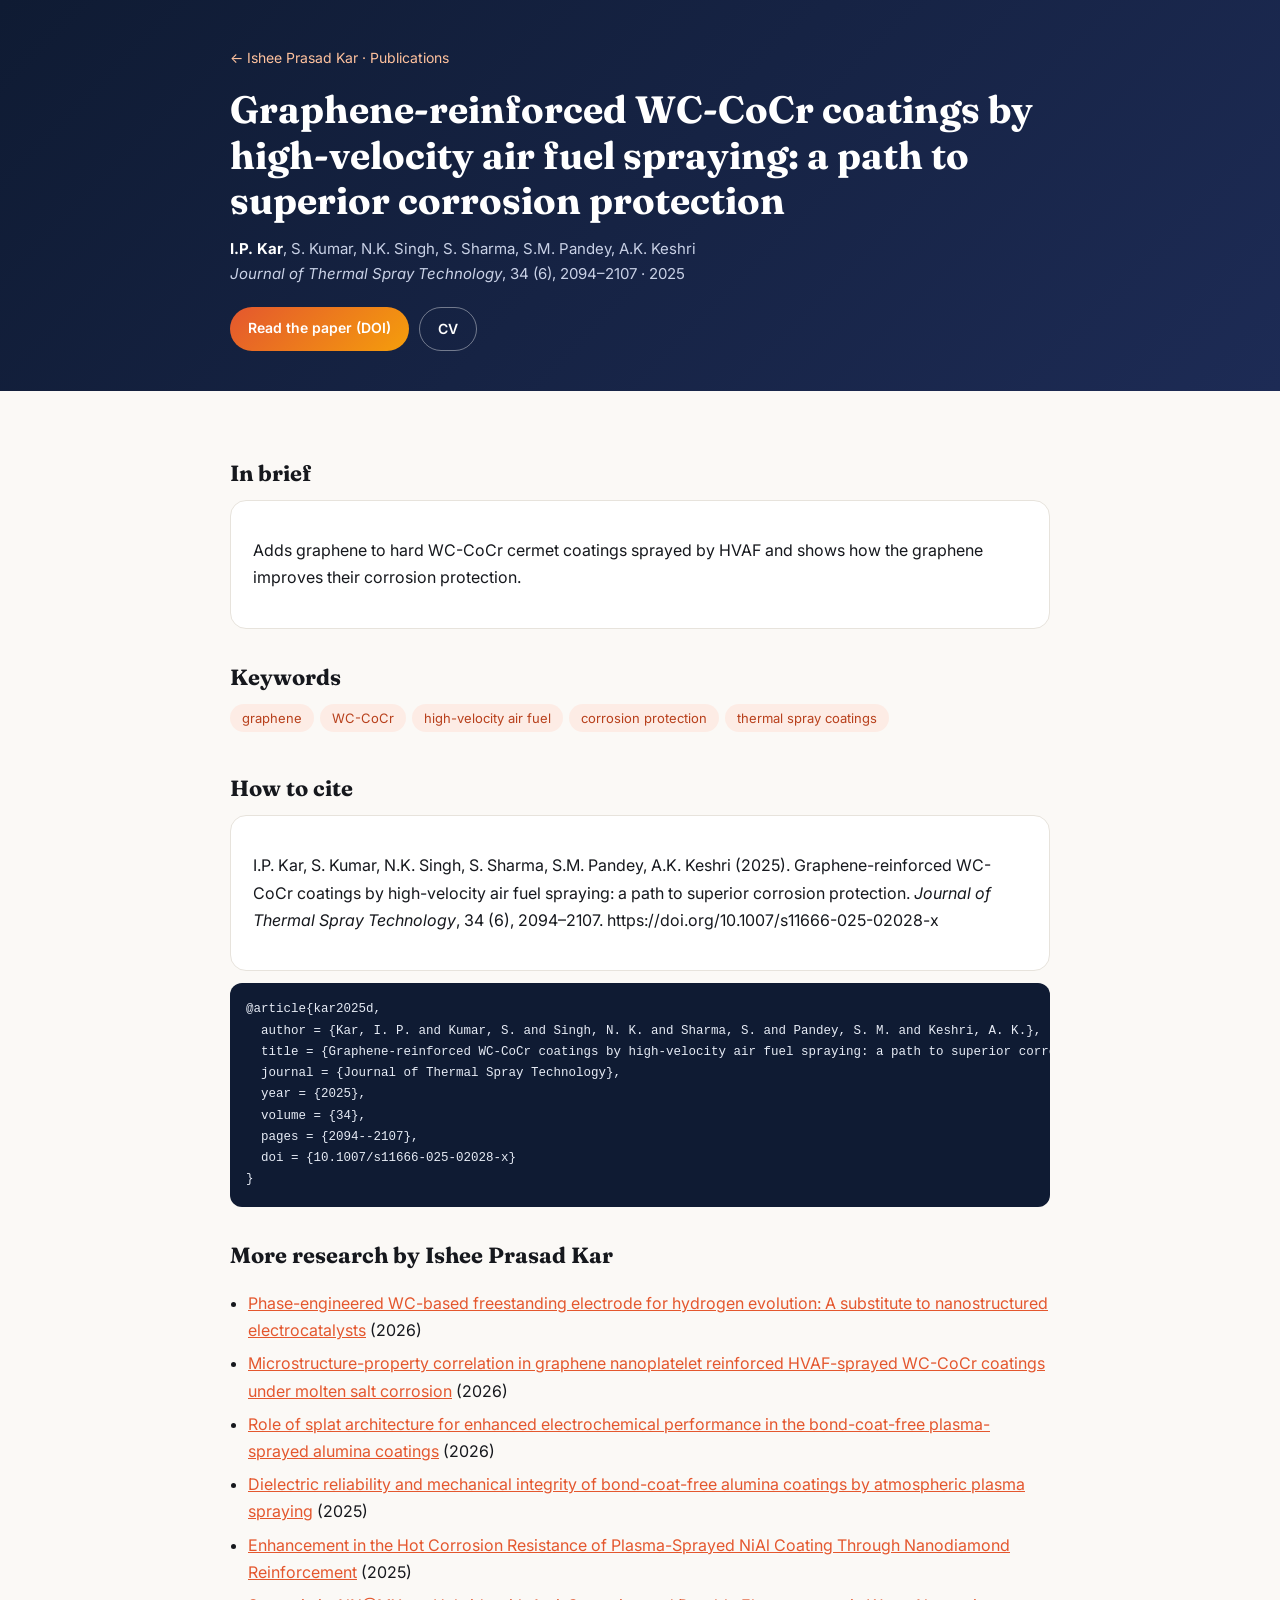
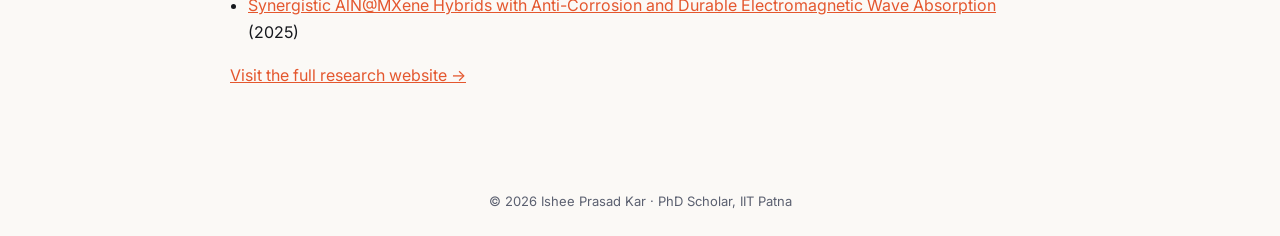
<file: jtst-2025-graphene-wc-cocr-hvaf-corrosion.html>
<!DOCTYPE html>
<html lang="en"><head><meta charset="UTF-8"><meta name="viewport" content="width=device-width, initial-scale=1">
<title>Graphene-reinforced WC-CoCr coatings by high-velocity air fuel spraying: a path to superior corrosion protection | Ishee Prasad Kar</title>
<meta name="description" content="Adds graphene to hard WC-CoCr cermet coatings sprayed by HVAF and shows how the graphene improves their corrosion protection.">
<meta name="keywords" content="graphene, WC-CoCr, high-velocity air fuel, corrosion protection, thermal spray coatings, Ishee Prasad Kar, IIT Patna">
<link rel="canonical" href="https://isheeprasadkar.github.io/jtst-2025-graphene-wc-cocr-hvaf-corrosion.html">
<link href="https://fonts.googleapis.com/css2?family=Fraunces:opsz,wght@9..144,600&family=Inter:wght@400;600&display=swap" rel="stylesheet">
<link rel="stylesheet" href="paper.css">
<script type="application/ld+json">{"@context": "https://schema.org", "@type": "ScholarlyArticle", "headline": "Graphene-reinforced WC-CoCr coatings by high-velocity air fuel spraying: a path to superior corrosion protection", "datePublished": "2025", "author": [{"@type": "Person", "name": "I.P. Kar"}, {"@type": "Person", "name": "S. Kumar"}, {"@type": "Person", "name": "N.K. Singh"}, {"@type": "Person", "name": "S. Sharma"}, {"@type": "Person", "name": "S.M. Pandey"}, {"@type": "Person", "name": "A.K. Keshri"}], "isPartOf": {"@type": "Periodical", "name": "Journal of Thermal Spray Technology"}, "keywords": "graphene, WC-CoCr, high-velocity air fuel, corrosion protection, thermal spray coatings", "url": "https://isheeprasadkar.github.io/jtst-2025-graphene-wc-cocr-hvaf-corrosion.html", "sameAs": "https://doi.org/10.1007/s11666-025-02028-x"}</script>
</head><body>
<header><div class="w"><a href="index.html#publications">← Ishee Prasad Kar · Publications</a>
<h1>Graphene-reinforced WC-CoCr coatings by high-velocity air fuel spraying: a path to superior corrosion protection</h1>
<div class="meta"><b>I.P. Kar</b>, S. Kumar, N.K. Singh, S. Sharma, S.M. Pandey, A.K. Keshri<br><i>Journal of Thermal Spray Technology</i>, 34 (6), 2094–2107 · 2025</div>
<div class="btns"><a class="btn" href="https://doi.org/10.1007/s11666-025-02028-x" target="_blank" rel="noopener">Read the paper (DOI)</a><a class="btn o" href="cv.html">CV</a></div></div></header>
<main class="w">
<h2>In brief</h2><div class="box"><p>Adds graphene to hard WC-CoCr cermet coatings sprayed by HVAF and shows how the graphene improves their corrosion protection.</p></div>
<h2>Keywords</h2><div class="kw"><span>graphene</span><span>WC-CoCr</span><span>high-velocity air fuel</span><span>corrosion protection</span><span>thermal spray coatings</span></div>
<h2>How to cite</h2><div class="box"><p>I.P. Kar, S. Kumar, N.K. Singh, S. Sharma, S.M. Pandey, A.K. Keshri (2025). Graphene-reinforced WC-CoCr coatings by high-velocity air fuel spraying: a path to superior corrosion protection. <i>Journal of Thermal Spray Technology</i>, 34 (6), 2094–2107. https://doi.org/10.1007/s11666-025-02028-x</p></div>
<pre>@article{kar2025d,
  author = {Kar, I. P. and Kumar, S. and Singh, N. K. and Sharma, S. and Pandey, S. M. and Keshri, A. K.},
  title = {Graphene-reinforced WC-CoCr coatings by high-velocity air fuel spraying: a path to superior corrosion protection},
  journal = {Journal of Thermal Spray Technology},
  year = {2025},
  volume = {34},
  pages = {2094--2107},
  doi = {10.1007/s11666-025-02028-x}
}</pre>
<h2>More research by Ishee Prasad Kar</h2><ul class="rel"><li><a href="ijhe-2026-wc-freestanding-electrode-hydrogen-evolution.html">Phase-engineered WC-based freestanding electrode for hydrogen evolution: A substitute to nanostructured electrocatalysts</a> (2026)</li><li><a href="ijrmhm-2026-graphene-wc-cocr-molten-salt-corrosion.html">Microstructure-property correlation in graphene nanoplatelet reinforced HVAF-sprayed WC-CoCr coatings under molten salt corrosion</a> (2026)</li><li><a href="mrb-2026-alumina-splat-architecture-electrochemical.html">Role of splat architecture for enhanced electrochemical performance in the bond-coat-free plasma-sprayed alumina coatings</a> (2026)</li><li><a href="ceramint-2025-alumina-coating-dielectric-reliability.html">Dielectric reliability and mechanical integrity of bond-coat-free alumina coatings by atmospheric plasma spraying</a> (2025)</li><li><a href="mmta-2025-nial-nanodiamond-hot-corrosion.html">Enhancement in the Hot Corrosion Resistance of Plasma-Sprayed NiAl Coating Through Nanodiamond Reinforcement</a> (2025)</li><li><a href="acsanm-2025-aln-mxene-electromagnetic-absorption.html">Synergistic AlN@MXene Hybrids with Anti-Corrosion and Durable Electromagnetic Wave Absorption</a> (2025)</li></ul>
<p><a href="index.html">Visit the full research website →</a></p>
</main><footer>© 2026 Ishee Prasad Kar · PhD Scholar, IIT Patna</footer>
</body></html>
</file>
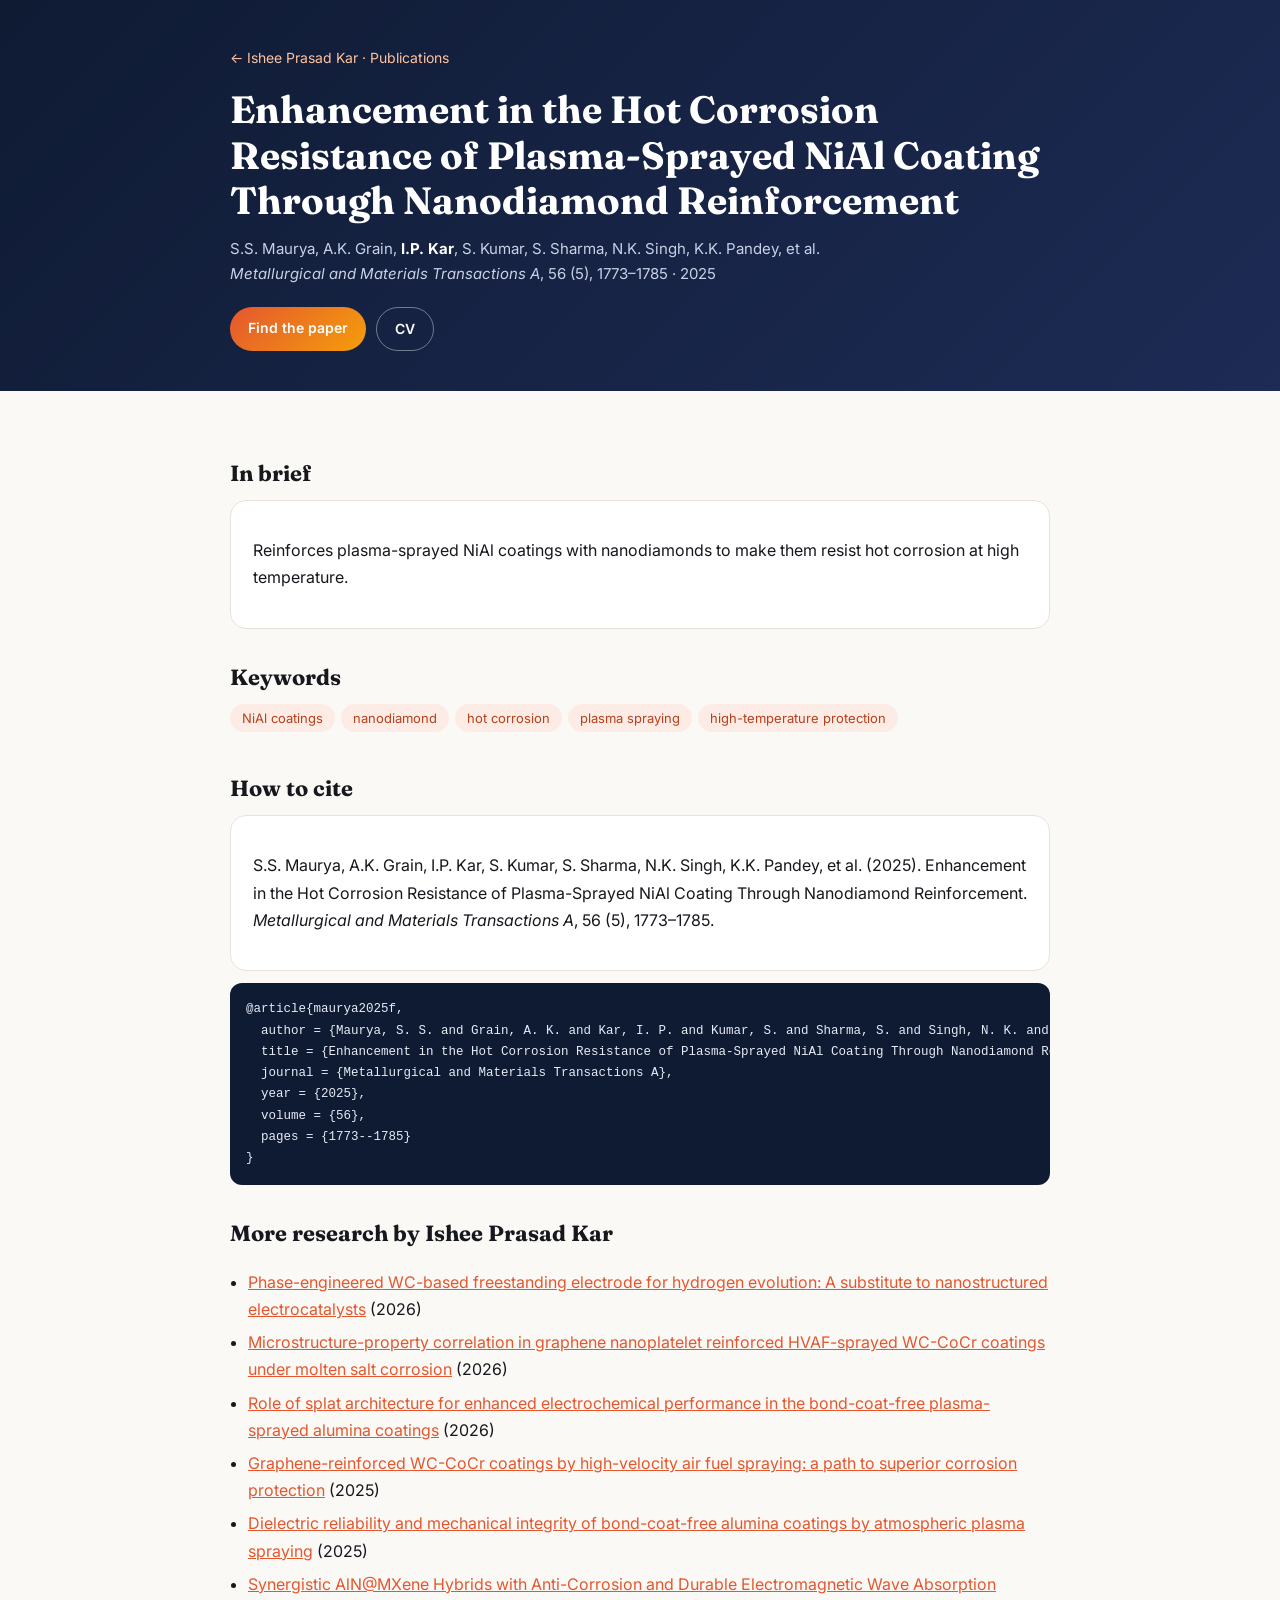
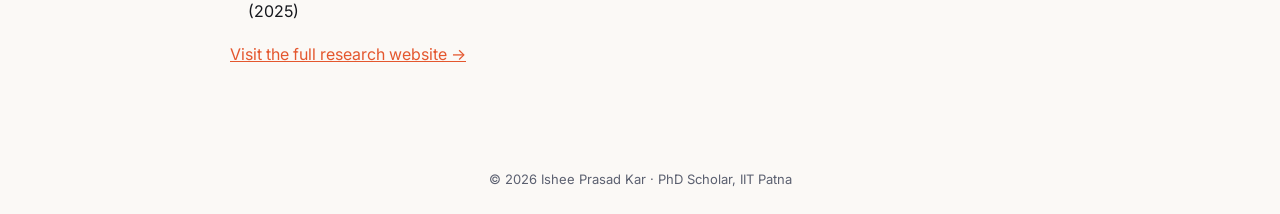
<file: mmta-2025-nial-nanodiamond-hot-corrosion.html>
<!DOCTYPE html>
<html lang="en"><head><meta charset="UTF-8"><meta name="viewport" content="width=device-width, initial-scale=1">
<title>Enhancement in the Hot Corrosion Resistance of Plasma-Sprayed NiAl Coating Through Nanodiamond Reinforcement | Ishee Prasad Kar</title>
<meta name="description" content="Reinforces plasma-sprayed NiAl coatings with nanodiamonds to make them resist hot corrosion at high temperature.">
<meta name="keywords" content="NiAl coatings, nanodiamond, hot corrosion, plasma spraying, high-temperature protection, Ishee Prasad Kar, IIT Patna">
<link rel="canonical" href="https://isheeprasadkar.github.io/mmta-2025-nial-nanodiamond-hot-corrosion.html">
<link href="https://fonts.googleapis.com/css2?family=Fraunces:opsz,wght@9..144,600&family=Inter:wght@400;600&display=swap" rel="stylesheet">
<link rel="stylesheet" href="paper.css">
<script type="application/ld+json">{"@context": "https://schema.org", "@type": "ScholarlyArticle", "headline": "Enhancement in the Hot Corrosion Resistance of Plasma-Sprayed NiAl Coating Through Nanodiamond Reinforcement", "datePublished": "2025", "author": [{"@type": "Person", "name": "S.S. Maurya"}, {"@type": "Person", "name": "A.K. Grain"}, {"@type": "Person", "name": "I.P. Kar"}, {"@type": "Person", "name": "S. Kumar"}, {"@type": "Person", "name": "S. Sharma"}, {"@type": "Person", "name": "N.K. Singh"}, {"@type": "Person", "name": "K.K. Pandey"}], "isPartOf": {"@type": "Periodical", "name": "Metallurgical and Materials Transactions A"}, "keywords": "NiAl coatings, nanodiamond, hot corrosion, plasma spraying, high-temperature protection", "url": "https://isheeprasadkar.github.io/mmta-2025-nial-nanodiamond-hot-corrosion.html"}</script>
</head><body>
<header><div class="w"><a href="index.html#publications">← Ishee Prasad Kar · Publications</a>
<h1>Enhancement in the Hot Corrosion Resistance of Plasma-Sprayed NiAl Coating Through Nanodiamond Reinforcement</h1>
<div class="meta">S.S. Maurya, A.K. Grain, <b>I.P. Kar</b>, S. Kumar, S. Sharma, N.K. Singh, K.K. Pandey, et al.<br><i>Metallurgical and Materials Transactions A</i>, 56 (5), 1773–1785 · 2025</div>
<div class="btns"><a class="btn" href="https://scholar.google.com/scholar?q=&quot;Enhancement in the Hot Corrosion Resistance of Plasma-Sprayed NiAl Coating Through Nanodiamond Reinforcement&quot;" target="_blank" rel="noopener">Find the paper</a><a class="btn o" href="cv.html">CV</a></div></div></header>
<main class="w">
<h2>In brief</h2><div class="box"><p>Reinforces plasma-sprayed NiAl coatings with nanodiamonds to make them resist hot corrosion at high temperature.</p></div>
<h2>Keywords</h2><div class="kw"><span>NiAl coatings</span><span>nanodiamond</span><span>hot corrosion</span><span>plasma spraying</span><span>high-temperature protection</span></div>
<h2>How to cite</h2><div class="box"><p>S.S. Maurya, A.K. Grain, I.P. Kar, S. Kumar, S. Sharma, N.K. Singh, K.K. Pandey, et al. (2025). Enhancement in the Hot Corrosion Resistance of Plasma-Sprayed NiAl Coating Through Nanodiamond Reinforcement. <i>Metallurgical and Materials Transactions A</i>, 56 (5), 1773–1785.</p></div>
<pre>@article{maurya2025f,
  author = {Maurya, S. S. and Grain, A. K. and Kar, I. P. and Kumar, S. and Sharma, S. and Singh, N. K. and Pandey, K. K. and others},
  title = {Enhancement in the Hot Corrosion Resistance of Plasma-Sprayed NiAl Coating Through Nanodiamond Reinforcement},
  journal = {Metallurgical and Materials Transactions A},
  year = {2025},
  volume = {56},
  pages = {1773--1785}
}</pre>
<h2>More research by Ishee Prasad Kar</h2><ul class="rel"><li><a href="ijhe-2026-wc-freestanding-electrode-hydrogen-evolution.html">Phase-engineered WC-based freestanding electrode for hydrogen evolution: A substitute to nanostructured electrocatalysts</a> (2026)</li><li><a href="ijrmhm-2026-graphene-wc-cocr-molten-salt-corrosion.html">Microstructure-property correlation in graphene nanoplatelet reinforced HVAF-sprayed WC-CoCr coatings under molten salt corrosion</a> (2026)</li><li><a href="mrb-2026-alumina-splat-architecture-electrochemical.html">Role of splat architecture for enhanced electrochemical performance in the bond-coat-free plasma-sprayed alumina coatings</a> (2026)</li><li><a href="jtst-2025-graphene-wc-cocr-hvaf-corrosion.html">Graphene-reinforced WC-CoCr coatings by high-velocity air fuel spraying: a path to superior corrosion protection</a> (2025)</li><li><a href="ceramint-2025-alumina-coating-dielectric-reliability.html">Dielectric reliability and mechanical integrity of bond-coat-free alumina coatings by atmospheric plasma spraying</a> (2025)</li><li><a href="acsanm-2025-aln-mxene-electromagnetic-absorption.html">Synergistic AlN@MXene Hybrids with Anti-Corrosion and Durable Electromagnetic Wave Absorption</a> (2025)</li></ul>
<p><a href="index.html">Visit the full research website →</a></p>
</main><footer>© 2026 Ishee Prasad Kar · PhD Scholar, IIT Patna</footer>
</body></html>
</file>
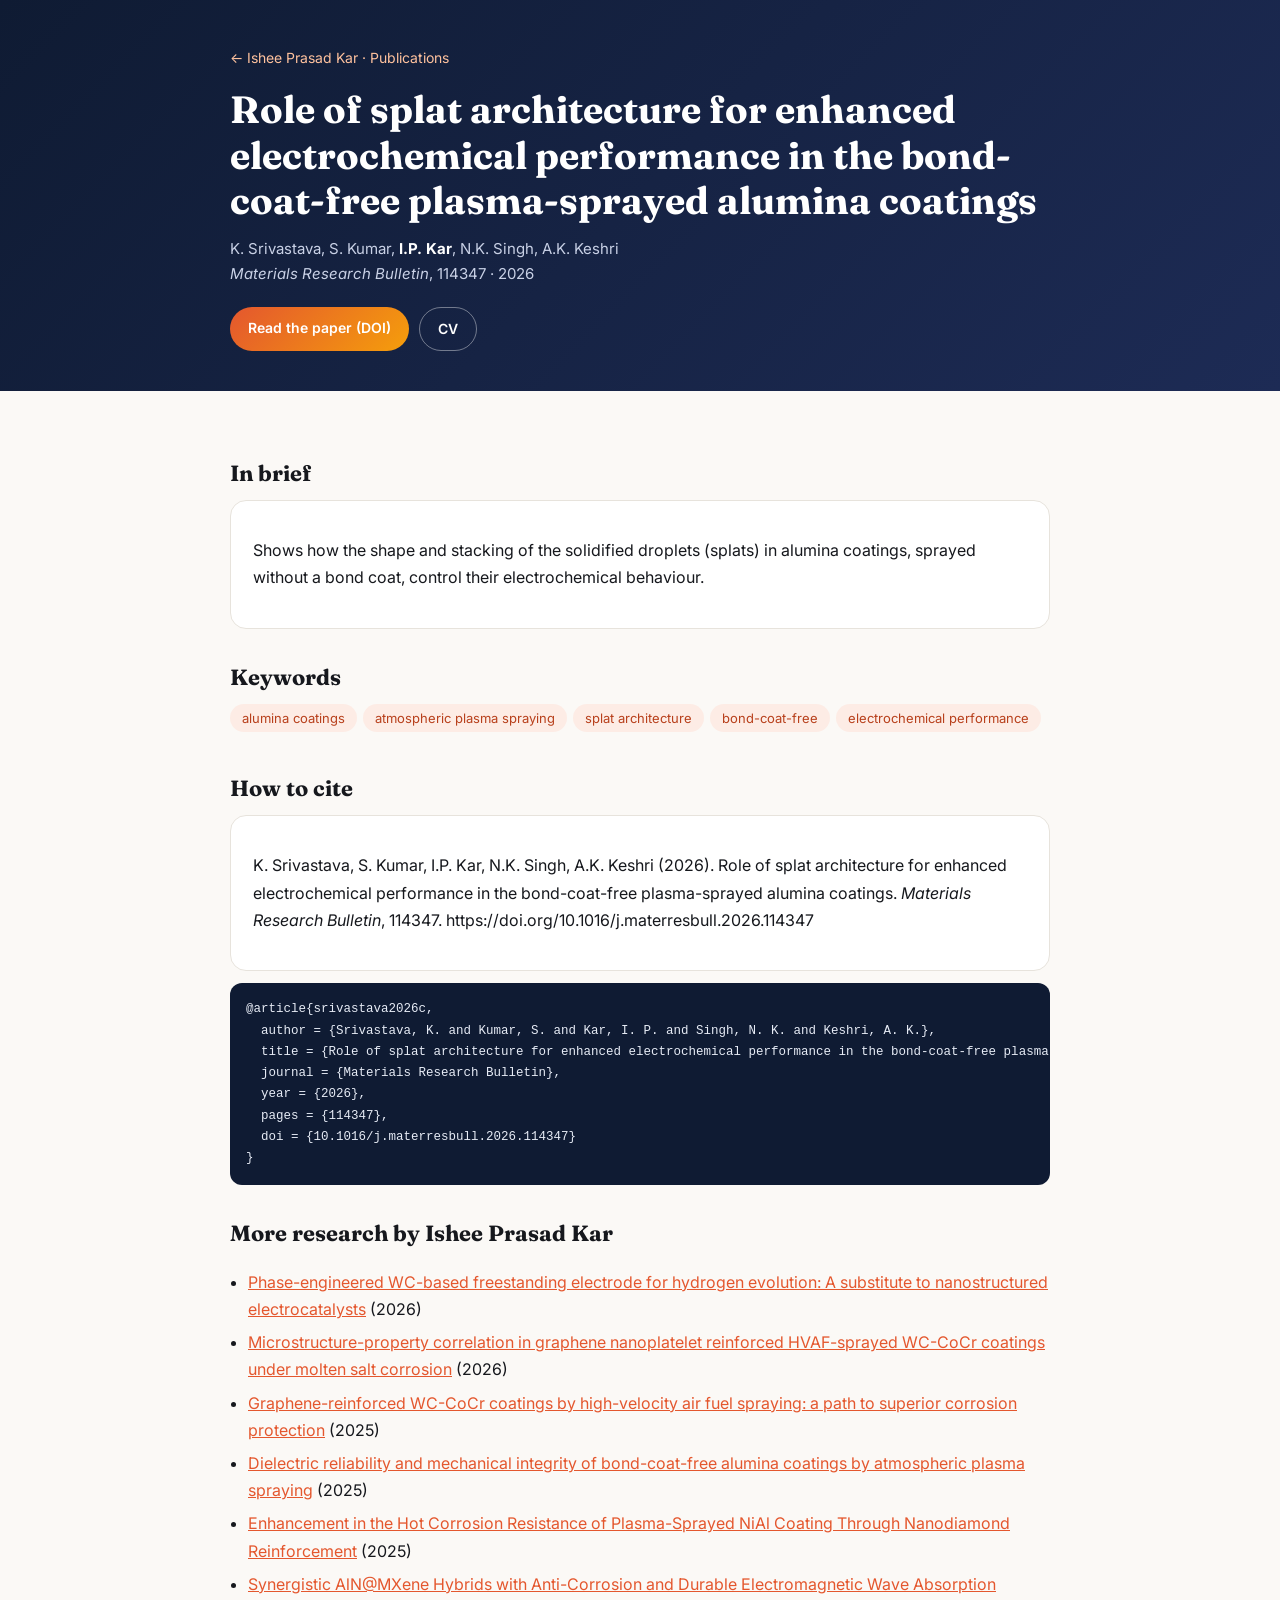
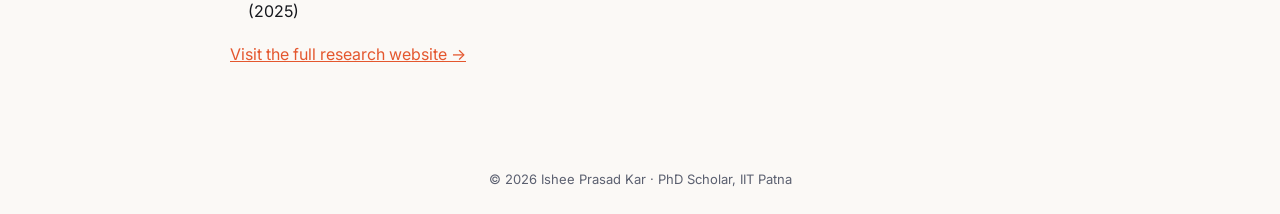
<file: mrb-2026-alumina-splat-architecture-electrochemical.html>
<!DOCTYPE html>
<html lang="en"><head><meta charset="UTF-8"><meta name="viewport" content="width=device-width, initial-scale=1">
<title>Role of splat architecture for enhanced electrochemical performance in the bond-coat-free plasma-sprayed alumina coatings | Ishee Prasad Kar</title>
<meta name="description" content="Shows how the shape and stacking of the solidified droplets (splats) in alumina coatings, sprayed without a bond coat, control their electrochemical behaviour.">
<meta name="keywords" content="alumina coatings, atmospheric plasma spraying, splat architecture, bond-coat-free, electrochemical performance, Ishee Prasad Kar, IIT Patna">
<link rel="canonical" href="https://isheeprasadkar.github.io/mrb-2026-alumina-splat-architecture-electrochemical.html">
<link href="https://fonts.googleapis.com/css2?family=Fraunces:opsz,wght@9..144,600&family=Inter:wght@400;600&display=swap" rel="stylesheet">
<link rel="stylesheet" href="paper.css">
<script type="application/ld+json">{"@context": "https://schema.org", "@type": "ScholarlyArticle", "headline": "Role of splat architecture for enhanced electrochemical performance in the bond-coat-free plasma-sprayed alumina coatings", "datePublished": "2026", "author": [{"@type": "Person", "name": "K. Srivastava"}, {"@type": "Person", "name": "S. Kumar"}, {"@type": "Person", "name": "I.P. Kar"}, {"@type": "Person", "name": "N.K. Singh"}, {"@type": "Person", "name": "A.K. Keshri"}], "isPartOf": {"@type": "Periodical", "name": "Materials Research Bulletin"}, "keywords": "alumina coatings, atmospheric plasma spraying, splat architecture, bond-coat-free, electrochemical performance", "url": "https://isheeprasadkar.github.io/mrb-2026-alumina-splat-architecture-electrochemical.html", "sameAs": "https://doi.org/10.1016/j.materresbull.2026.114347"}</script>
</head><body>
<header><div class="w"><a href="index.html#publications">← Ishee Prasad Kar · Publications</a>
<h1>Role of splat architecture for enhanced electrochemical performance in the bond-coat-free plasma-sprayed alumina coatings</h1>
<div class="meta">K. Srivastava, S. Kumar, <b>I.P. Kar</b>, N.K. Singh, A.K. Keshri<br><i>Materials Research Bulletin</i>, 114347 · 2026</div>
<div class="btns"><a class="btn" href="https://doi.org/10.1016/j.materresbull.2026.114347" target="_blank" rel="noopener">Read the paper (DOI)</a><a class="btn o" href="cv.html">CV</a></div></div></header>
<main class="w">
<h2>In brief</h2><div class="box"><p>Shows how the shape and stacking of the solidified droplets (splats) in alumina coatings, sprayed without a bond coat, control their electrochemical behaviour.</p></div>
<h2>Keywords</h2><div class="kw"><span>alumina coatings</span><span>atmospheric plasma spraying</span><span>splat architecture</span><span>bond-coat-free</span><span>electrochemical performance</span></div>
<h2>How to cite</h2><div class="box"><p>K. Srivastava, S. Kumar, I.P. Kar, N.K. Singh, A.K. Keshri (2026). Role of splat architecture for enhanced electrochemical performance in the bond-coat-free plasma-sprayed alumina coatings. <i>Materials Research Bulletin</i>, 114347. https://doi.org/10.1016/j.materresbull.2026.114347</p></div>
<pre>@article{srivastava2026c,
  author = {Srivastava, K. and Kumar, S. and Kar, I. P. and Singh, N. K. and Keshri, A. K.},
  title = {Role of splat architecture for enhanced electrochemical performance in the bond-coat-free plasma-sprayed alumina coatings},
  journal = {Materials Research Bulletin},
  year = {2026},
  pages = {114347},
  doi = {10.1016/j.materresbull.2026.114347}
}</pre>
<h2>More research by Ishee Prasad Kar</h2><ul class="rel"><li><a href="ijhe-2026-wc-freestanding-electrode-hydrogen-evolution.html">Phase-engineered WC-based freestanding electrode for hydrogen evolution: A substitute to nanostructured electrocatalysts</a> (2026)</li><li><a href="ijrmhm-2026-graphene-wc-cocr-molten-salt-corrosion.html">Microstructure-property correlation in graphene nanoplatelet reinforced HVAF-sprayed WC-CoCr coatings under molten salt corrosion</a> (2026)</li><li><a href="jtst-2025-graphene-wc-cocr-hvaf-corrosion.html">Graphene-reinforced WC-CoCr coatings by high-velocity air fuel spraying: a path to superior corrosion protection</a> (2025)</li><li><a href="ceramint-2025-alumina-coating-dielectric-reliability.html">Dielectric reliability and mechanical integrity of bond-coat-free alumina coatings by atmospheric plasma spraying</a> (2025)</li><li><a href="mmta-2025-nial-nanodiamond-hot-corrosion.html">Enhancement in the Hot Corrosion Resistance of Plasma-Sprayed NiAl Coating Through Nanodiamond Reinforcement</a> (2025)</li><li><a href="acsanm-2025-aln-mxene-electromagnetic-absorption.html">Synergistic AlN@MXene Hybrids with Anti-Corrosion and Durable Electromagnetic Wave Absorption</a> (2025)</li></ul>
<p><a href="index.html">Visit the full research website →</a></p>
</main><footer>© 2026 Ishee Prasad Kar · PhD Scholar, IIT Patna</footer>
</body></html>
</file>
<file: paper.css>
body{font-family:Inter,system-ui,sans-serif;margin:0;background:#fbf9f6;color:#16181d;line-height:1.7}
a{color:#e4572e}header{background:linear-gradient(135deg,#0f1b33,#1d2b55);color:#fff;padding:44px 20px 40px}
.w{max-width:820px;margin:0 auto}header a{color:#ffc29e;text-decoration:none;font-size:14px}
h1{font-family:Fraunces,serif;font-size:clamp(26px,4vw,38px);line-height:1.2;margin:16px 0 12px}
.meta{color:#c9d1e6;font-size:15px}.meta b{color:#fff}
main{padding:34px 20px 60px}h2{font-family:Fraunces,serif;font-size:22px;margin:30px 0 8px}
.box{background:#fff;border:1px solid #e7e3dc;border-radius:16px;padding:20px 22px}
.btns{display:flex;flex-wrap:wrap;gap:10px;margin-top:20px}.btn{display:inline-block;padding:9px 18px;border-radius:999px;font-weight:600;font-size:14px;text-decoration:none;background:linear-gradient(135deg,#e4572e,#f59e0b);color:#fff}
.btn.o{background:transparent;border:1px solid rgba(255,255,255,.4);color:#fff}
.kw span{display:inline-block;background:#fdece5;color:#b8401c;border-radius:999px;padding:3px 12px;font-size:13px;margin:0 6px 8px 0}
pre{background:#0f1b33;color:#e6ebf5;padding:16px;border-radius:12px;overflow:auto;font-size:12.5px}
ul.rel{padding-left:18px}ul.rel li{margin:6px 0}footer{text-align:center;color:#5b6070;font-size:13px;padding:24px}
</file>
